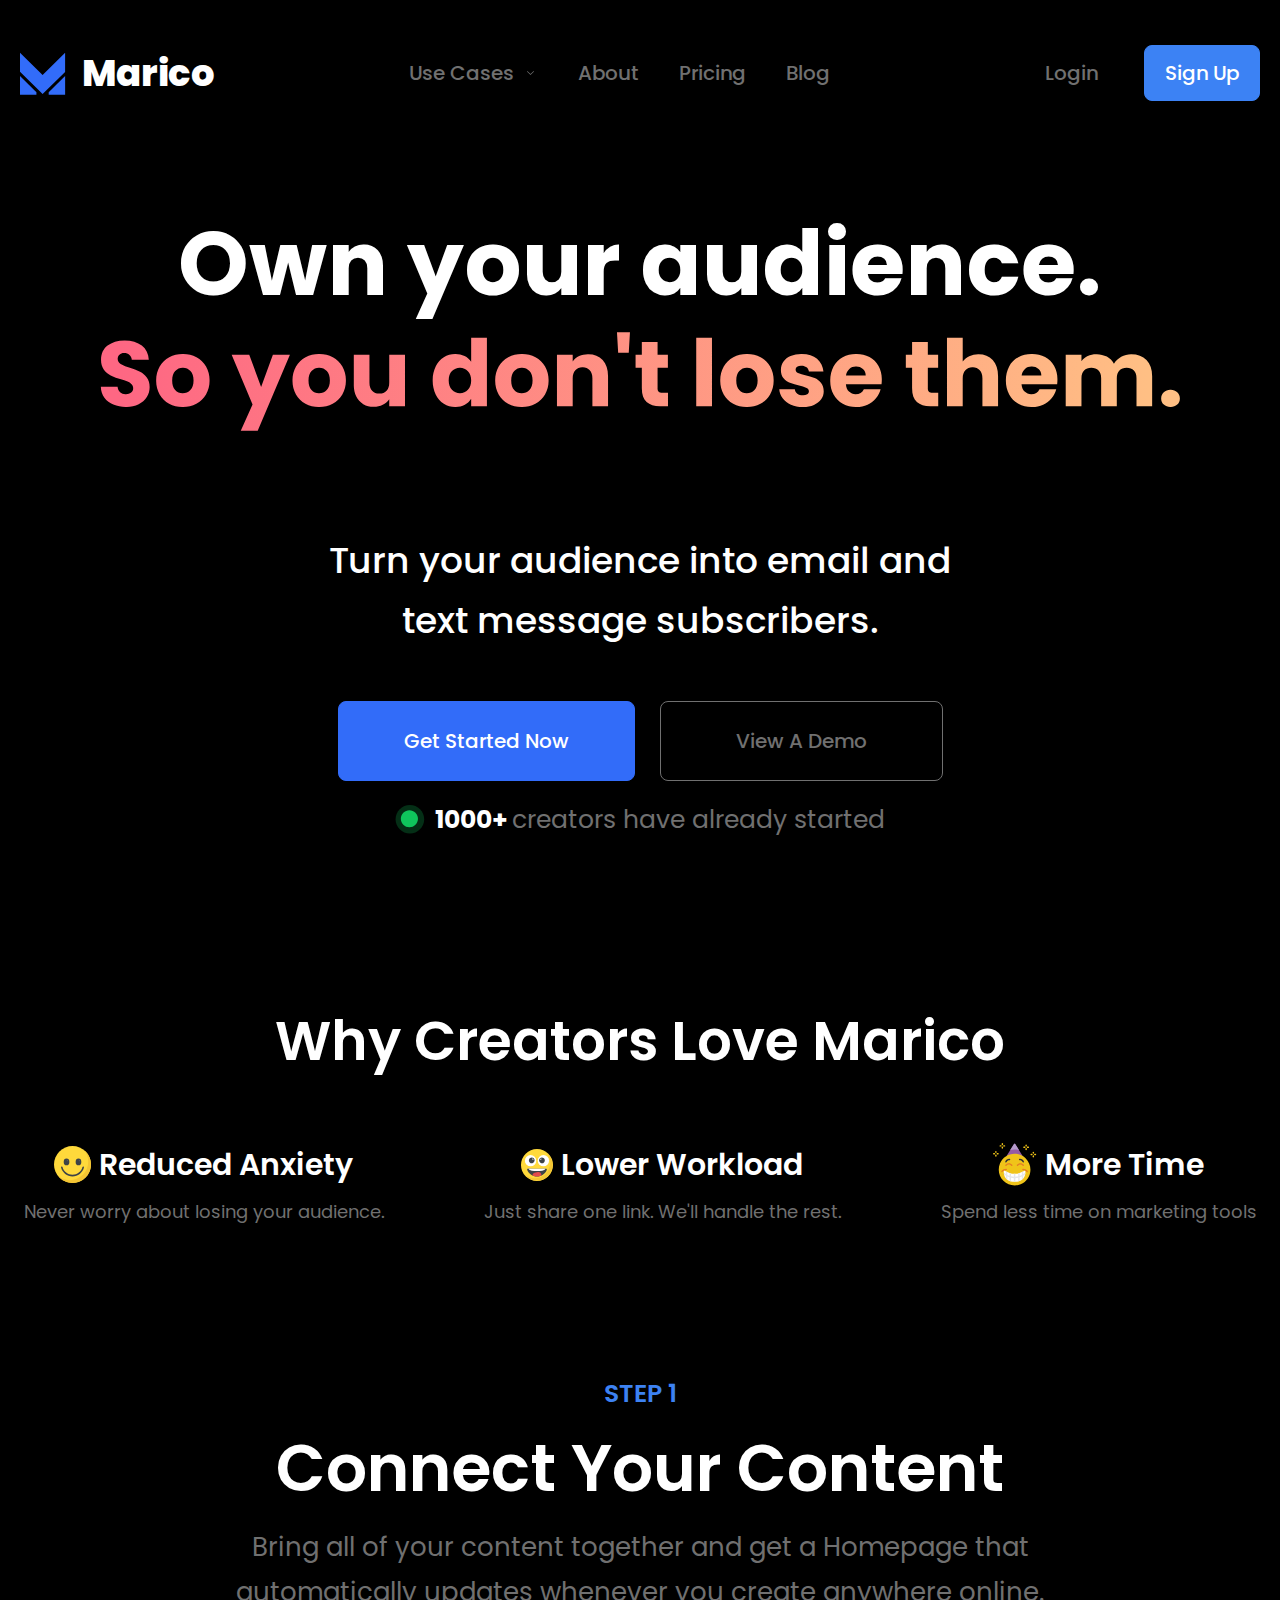
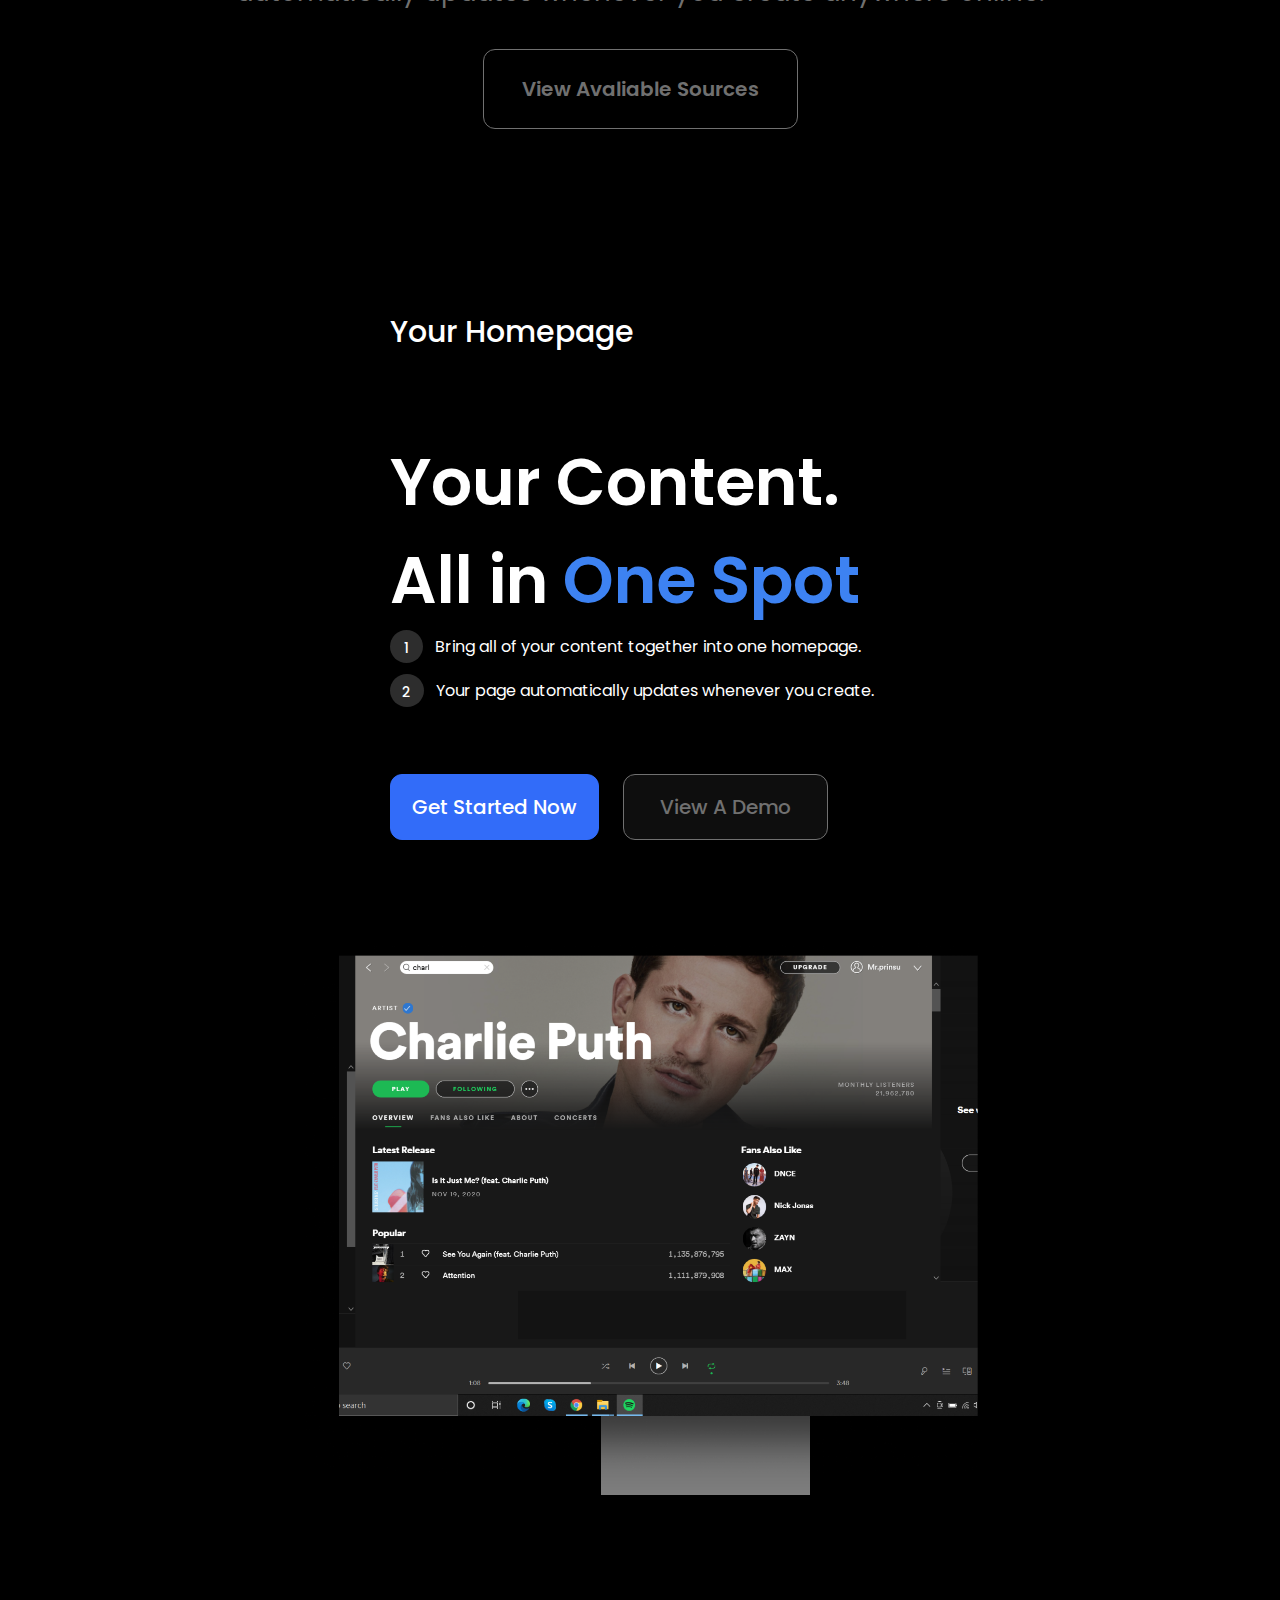
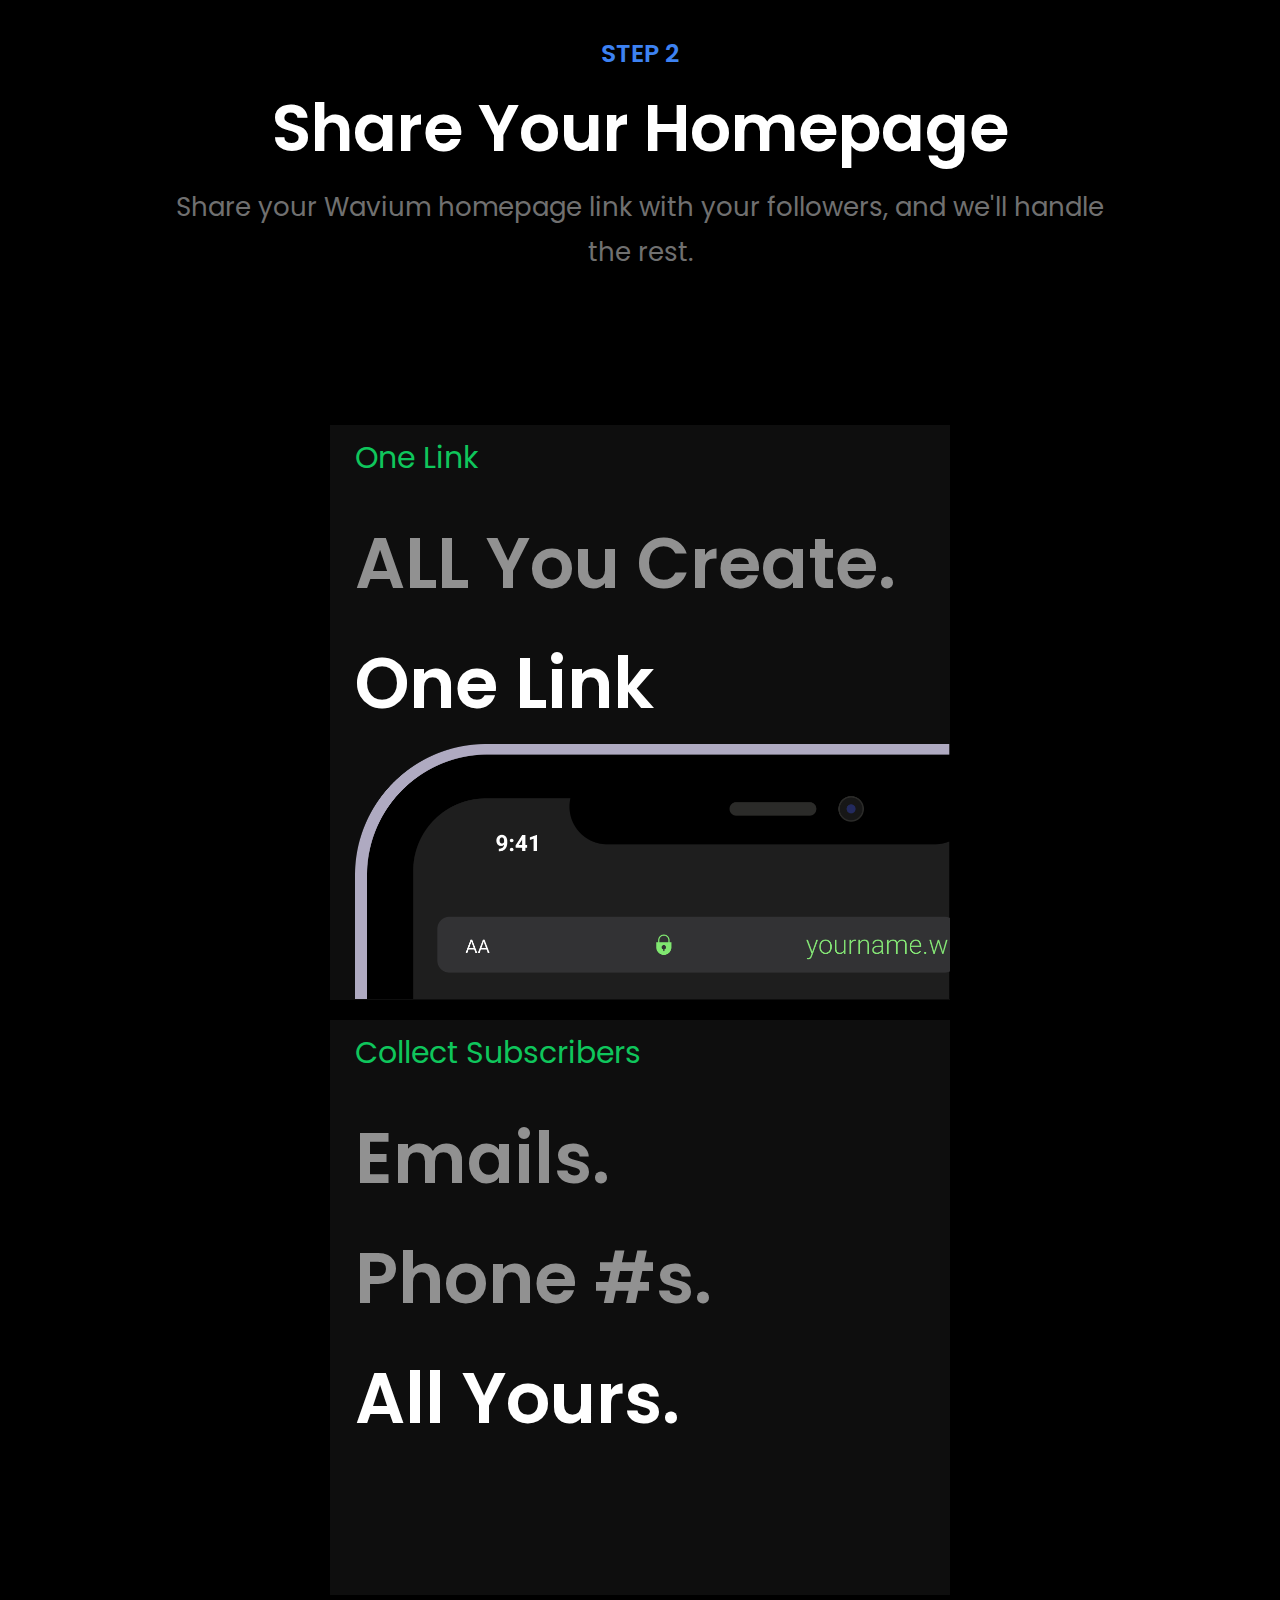
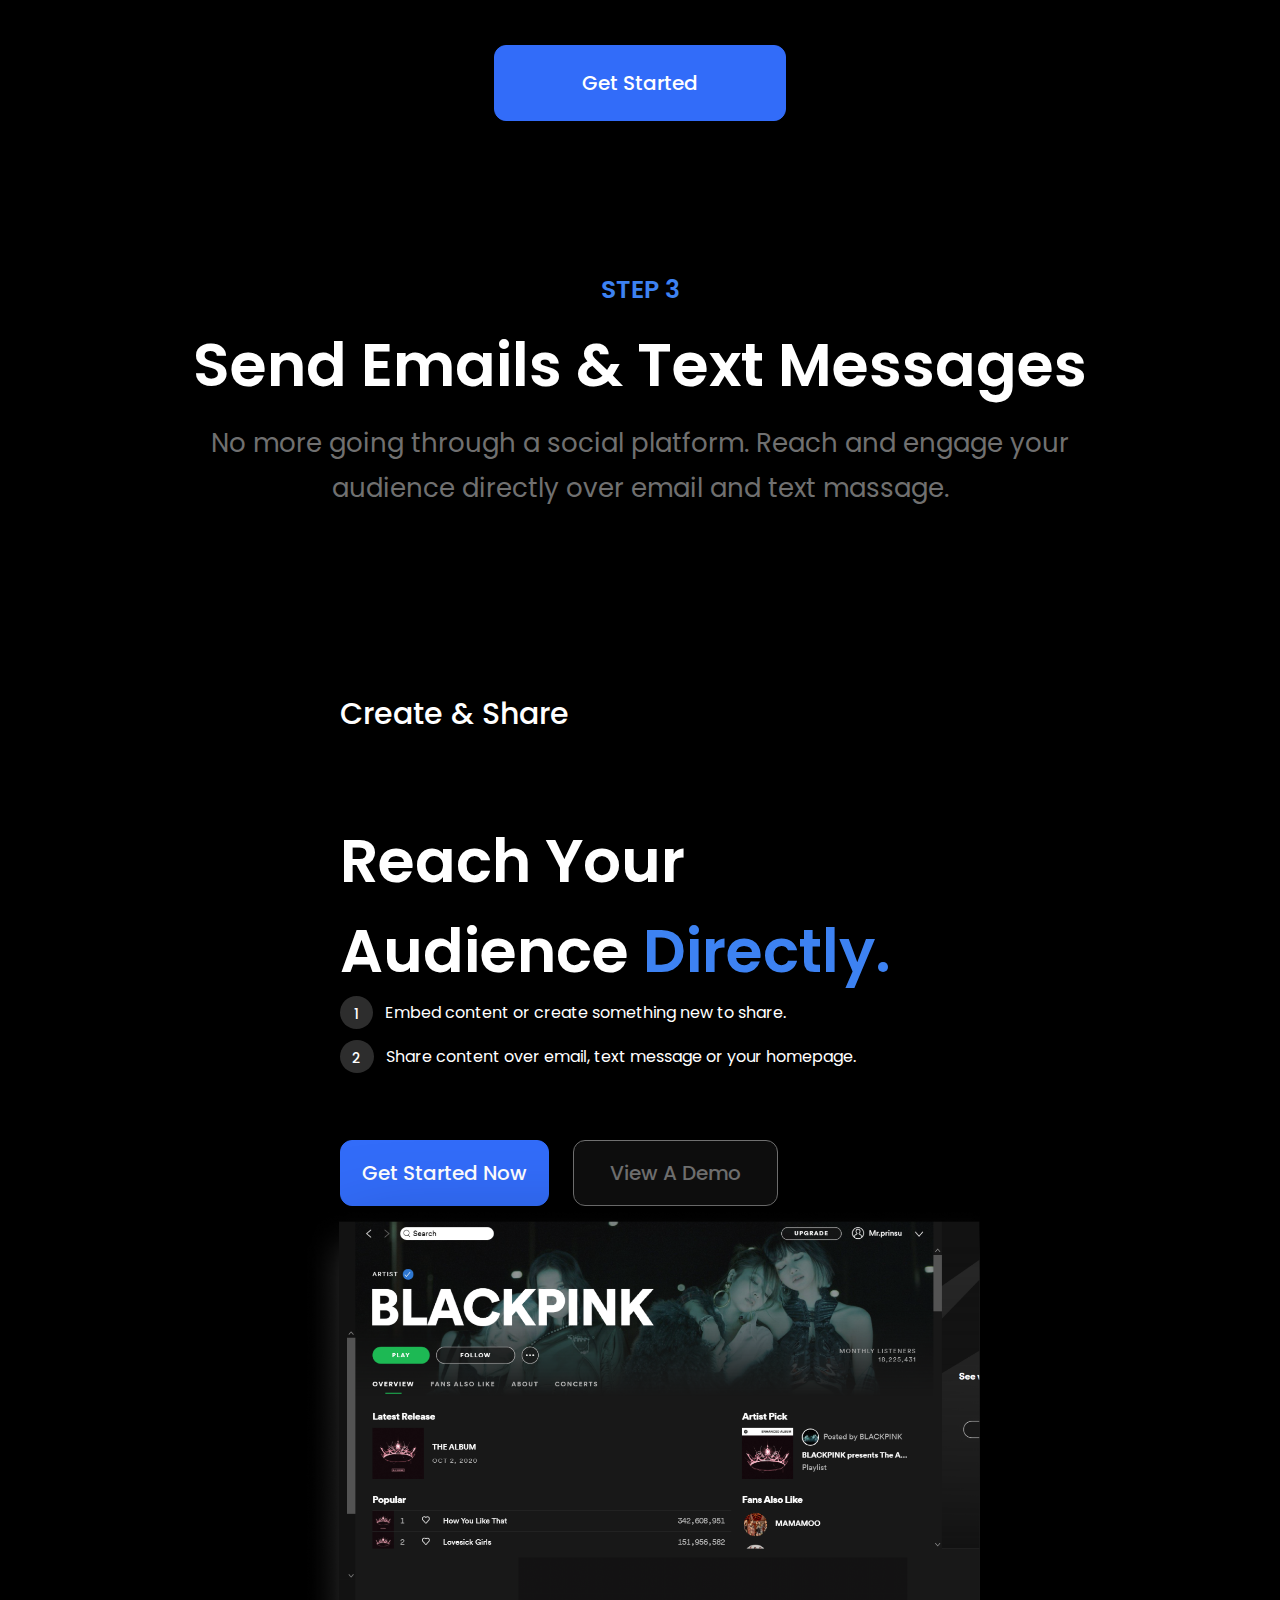
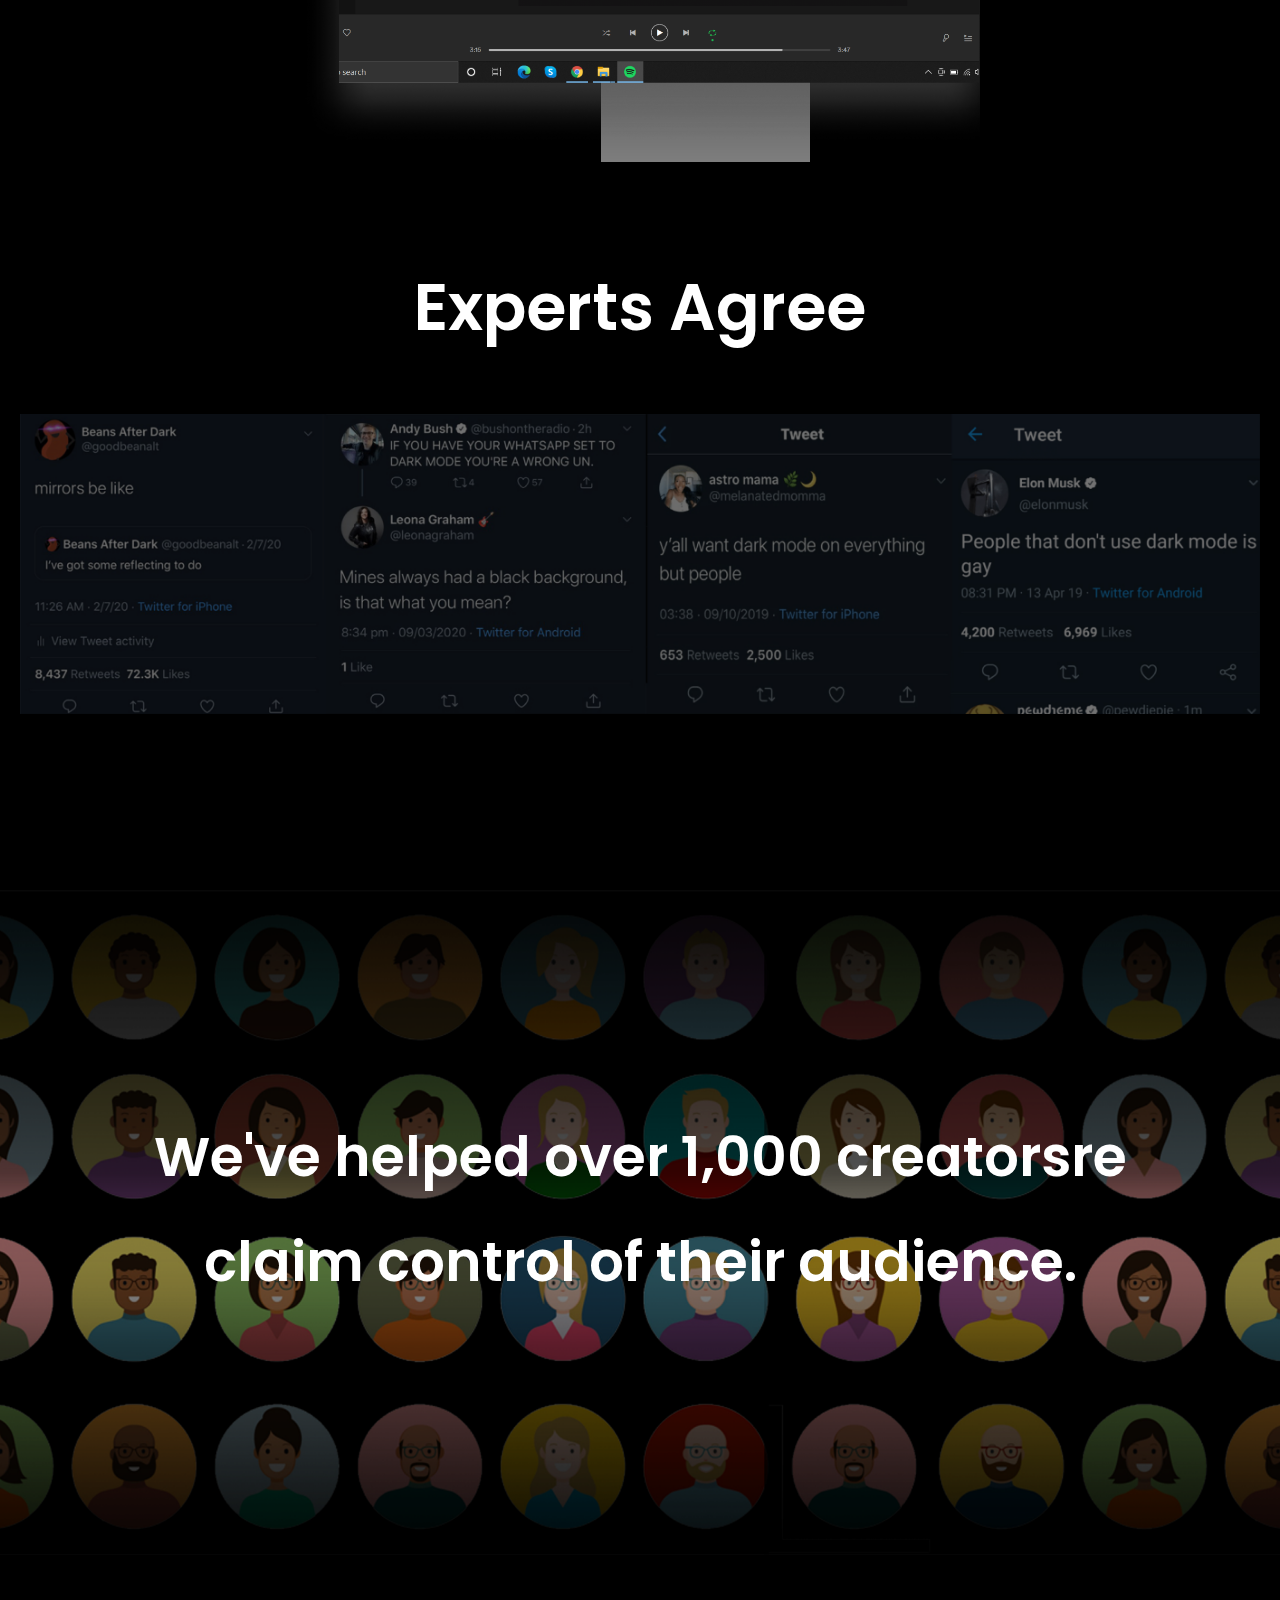
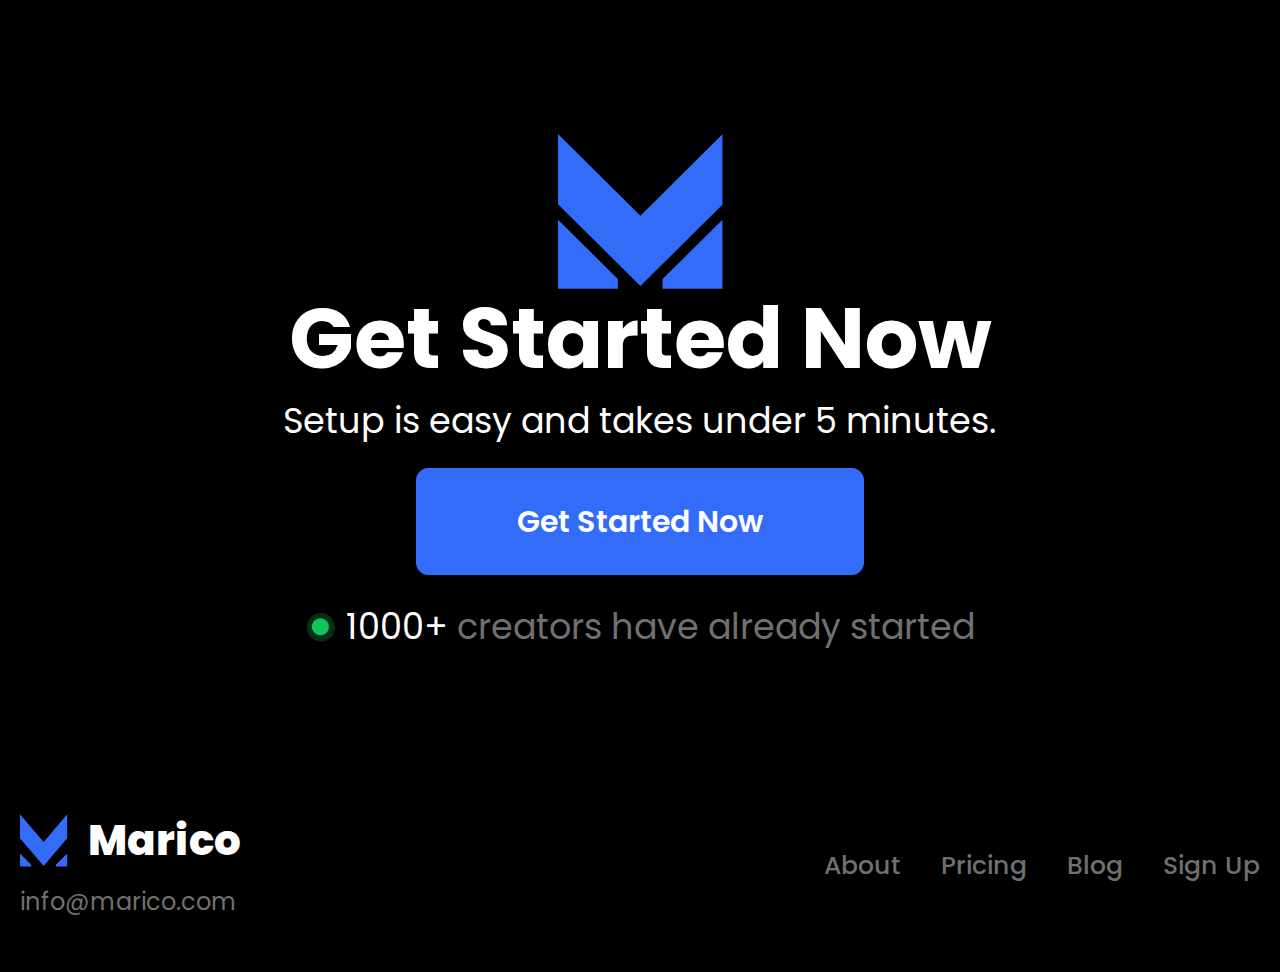
<file: index.html>
<!DOCTYPE html>
<html lang="en">

<head>
  <meta charset="UTF-8">
  <meta http-equiv="X-UA-Compatible" content="IE=edge">
  <meta name="viewport" content="width=device-width, initial-scale=1.0">
  <link rel="stylesheet" href="./assets/css/style.css">
  <title>Marico</title>
  <link rel="website icon" type="svg" href="./assets/img/icons/logo-icon.svg">
</head>

<body>

  <div class="wrapper">

    <header class="header">
      <div class="header-content container">
        <a href="./index.html" class="header-logo">
          <img src="./assets/img/icons/logo-icon.svg" alt="logo">
          <span>Marico</span>
        </a>
        <div class="hamburger-menu">
          <span></span>
        </div>
        <div class="header-nav__collapse">
          <nav class="header-nav">
            <div class="header-nav__dropdown">
              <button onclick="myFunction()" class="header-nav__link dropbtn">
                <span>Use Cases</span>
                <svg class="header-nav__link-icon">
                  <use href="./assets/img/icons/svg-sprites.svg#arrow-down"></use>
                </svg>
              </button>
              <div id="myDropdown" class="header-nav__dropdown-content">
                <div class="header-nav__dropdown-content__links">
                  <a href="#">Item 1</a>
                  <a href="#">Item 2</a>
                  <a href="#">Item 3</a>
                </div>
              </div>
            </div>
            <a href="./about.html" class="header-nav__link">About</a>
            <a href="./pricing.html" class="header-nav__link">Pricing</a>
            <a href="./blog.html" class="header-nav__link">Blog</a>
          </nav>
          <div class="header-buttons">
            <a href="./log-in.html" class="header-buttons__btn">Login</a>
            <a href="./sign-up.html" class="header-buttons__btn">Sign Up</a>
          </div>
        </div>
      </div>
    </header>

    <section class="banner container">
      <h1>Own your audience.
        <img src="./assets/img/icons/gradient-text.svg" alt="text">
      </h1>
      <h3>Turn your audience into email and
        text message subscribers.</h3>
      <div class="banner-buttons">
        <a href="#" class="banner-buttons__btn">Get Started Now</a>
        <a href="#" class="banner-buttons__btn">View A Demo</a>
      </div>
      <div class="banner-creators">
        <img src="./assets/img/icons/marker-icon.svg" alt="marker">
        <p>1000+
          <span>creators have already started</span>
        </p>
      </div>
    </section>

    <section class="benefits container">
      <h1>Why Creators Love Marico</h1>
      <div class="benefits-row">
        <div class="benefits-row__item">
          <div class="benefits-row__item-title">
            <img src="./assets/img/icons/emoji-1.svg" alt="smile-emoji">
            <span>Reduced Anxiety</span>
          </div>
          <p>Never worry about losing your audience.</p>
        </div>
        <div class="benefits-row__item">
          <div class="benefits-row__item-title">
            <img src="./assets/img/icons/emoji-2.svg" alt="happy emoji">
            <span>Lower Workload</span>
          </div>
          <p>Just share one link. We'll handle the rest.</p>
        </div>
        <div class="benefits-row__item">
          <div class="benefits-row__item-title">
            <img src="./assets/img/icons/emoji-3.svg" alt="party emoji">
            <span>More Time</span>
          </div>
          <p>Spend less time on marketing tools</p>
        </div>
      </div>
    </section>

    <section class="step-connect container">
      <div class="step-connect-title">
        <span>STEP 1</span>
        <h1>Connect Your Content</h1>
        <p>Bring all of your content together and get a Homepage that
          automatically updates whenever you create anywhere online.</p>
        <a href="#">View Avaliable Sources</a>
      </div>
      <div class="step-connect-content">
        <div class="step-connect-content__info">
          <span>Your Homepage</span>
          <h1>Your Content. All in
            <span>One Spot</span>
          </h1>
          <div class="step-connect-content__info-desc">
            <div class="step-connect-content__info-desc__item">
              <span>1</span>
              <p>Bring all of your content together into one homepage.</p>
            </div>
            <div class="step-connect-content__info-desc__item">
              <span>2</span>
              <p>Your page automatically updates whenever you create.</p>
            </div>
          </div>
          <div class="step-connect-content__info-buttons">
            <a href="#" class="step-connect-content__info-buttons__btn">Get Started Now</a>
            <a href="#" class="step-connect-content__info-buttons__btn">View A Demo</a>
          </div>
        </div>
        <div class="step-connect-content__image">
          <img src="./assets/img/image/step-1-image.png" alt="step-1">
        </div>
      </div>
    </section>

    <section class="step-share container">
      <div class="step-share-title">
        <span>STEP 2</span>
        <h1>Share Your Homepage</h1>
        <p>Share your Wavium homepage link with your followers, and
          we'll handle the rest.</p>
      </div>
      <div class="step-share-content">
        <div class="step-share-content__row">
          <div class="step-share-content__row-card">
            <div class="step-share-content__row-card__content">
              <span>One Link</span>
              <h1>ALL You Create. <br>
                <span>One Link</span>
              </h1>
              <img src="./assets/img/image/step-2-image.png" alt="mobile-image">
            </div>
          </div>
          <div class="step-share-content__row-card">
            <div class="step-share-content__row-card__content">
              <span>Collect Subscribers</span>
              <h1>Emails. <br>
                Phone #s. <br>
                <span>All Yours.</span>
              </h1>
            </div>
          </div>
        </div>
        <a href="#">Get Started</a>
      </div>
    </section>

    <section class="step-send container">
      <div class="step-send-title">
        <span>STEP 3</span>
        <h1>Send Emails & Text Messages</h1>
        <p>No more going through a social platform. Reach and engage
          your audience directly over email and text massage.</p>
      </div>
      <div class="step-send-content">
        <div class="step-send-content__info">
          <span>Create & Share</span>
          <h1>Reach Your
            Audience
            <span>Directly.</span>
          </h1>
          <div class="step-send-content__info-desc">
            <div class="step-send-content__info-desc__item">
              <span>1</span>
              <p>Embed content or create something new to share.</p>
            </div>
            <div class="step-send-content__info-desc__item">
              <span>2</span>
              <p>Share content over email, text message or your homepage.</p>
            </div>
          </div>
          <div class="step-send-content__info-buttons">
            <a href="#" class="step-send-content__info-buttons__btn">Get Started Now</a>
            <a href="#" class="step-send-content__info-buttons__btn">View A Demo</a>
          </div>
        </div>
        <div class="step-send-content__image">
          <img src="./assets/img/image/step-3-image.png" alt="step-3">
        </div>
      </div>
    </section>

    <section class="agree">
      <h1>Experts Agree</h1>
      <img src="./assets/img/image/agree-image.png" alt="agree">
    </section>

    <section class="helped">
      <h1>We've helped over 1,000 creatorsre
        claim control of their audience.</h1>
    </section>

    <section class="get-started">
      <img src="./assets/img/icons/get-started-logo-icon.svg" alt="logo" class="get-started-logo">
      <h1>Get Started Now</h1>
      <p>Setup is easy and takes under 5 minutes.</p>
      <a href="#">Get Started Now</a>
      <div class="get-started-creators">
        <img src="./assets/img/icons/marker-icon.svg" alt="marker">
        <p>1000+
          <span>creators have already started</span>
        </p>
      </div>
    </section>

    <footer class="footer container">
      <div class="footer-logo__tagline">
        <a href="./index.html" class="footer-logo">
          <img src="./assets/img/icons/footer-logo.svg" alt="logo">
          <span>Marico</span>
        </a>
        <p>info@marico.com</p>
      </div>
      <nav class="footer-nav">
        <a href="./about.html">About</a>
        <a href="./pricing.html">Pricing</a>
        <a href="./blog.html">Blog</a>
        <a href="./sign-up.html">Sign Up</a>
      </nav>
    </footer>

  </div>

  <script src="./assets/js/script.js"></script>
</body>

</html>
</file>
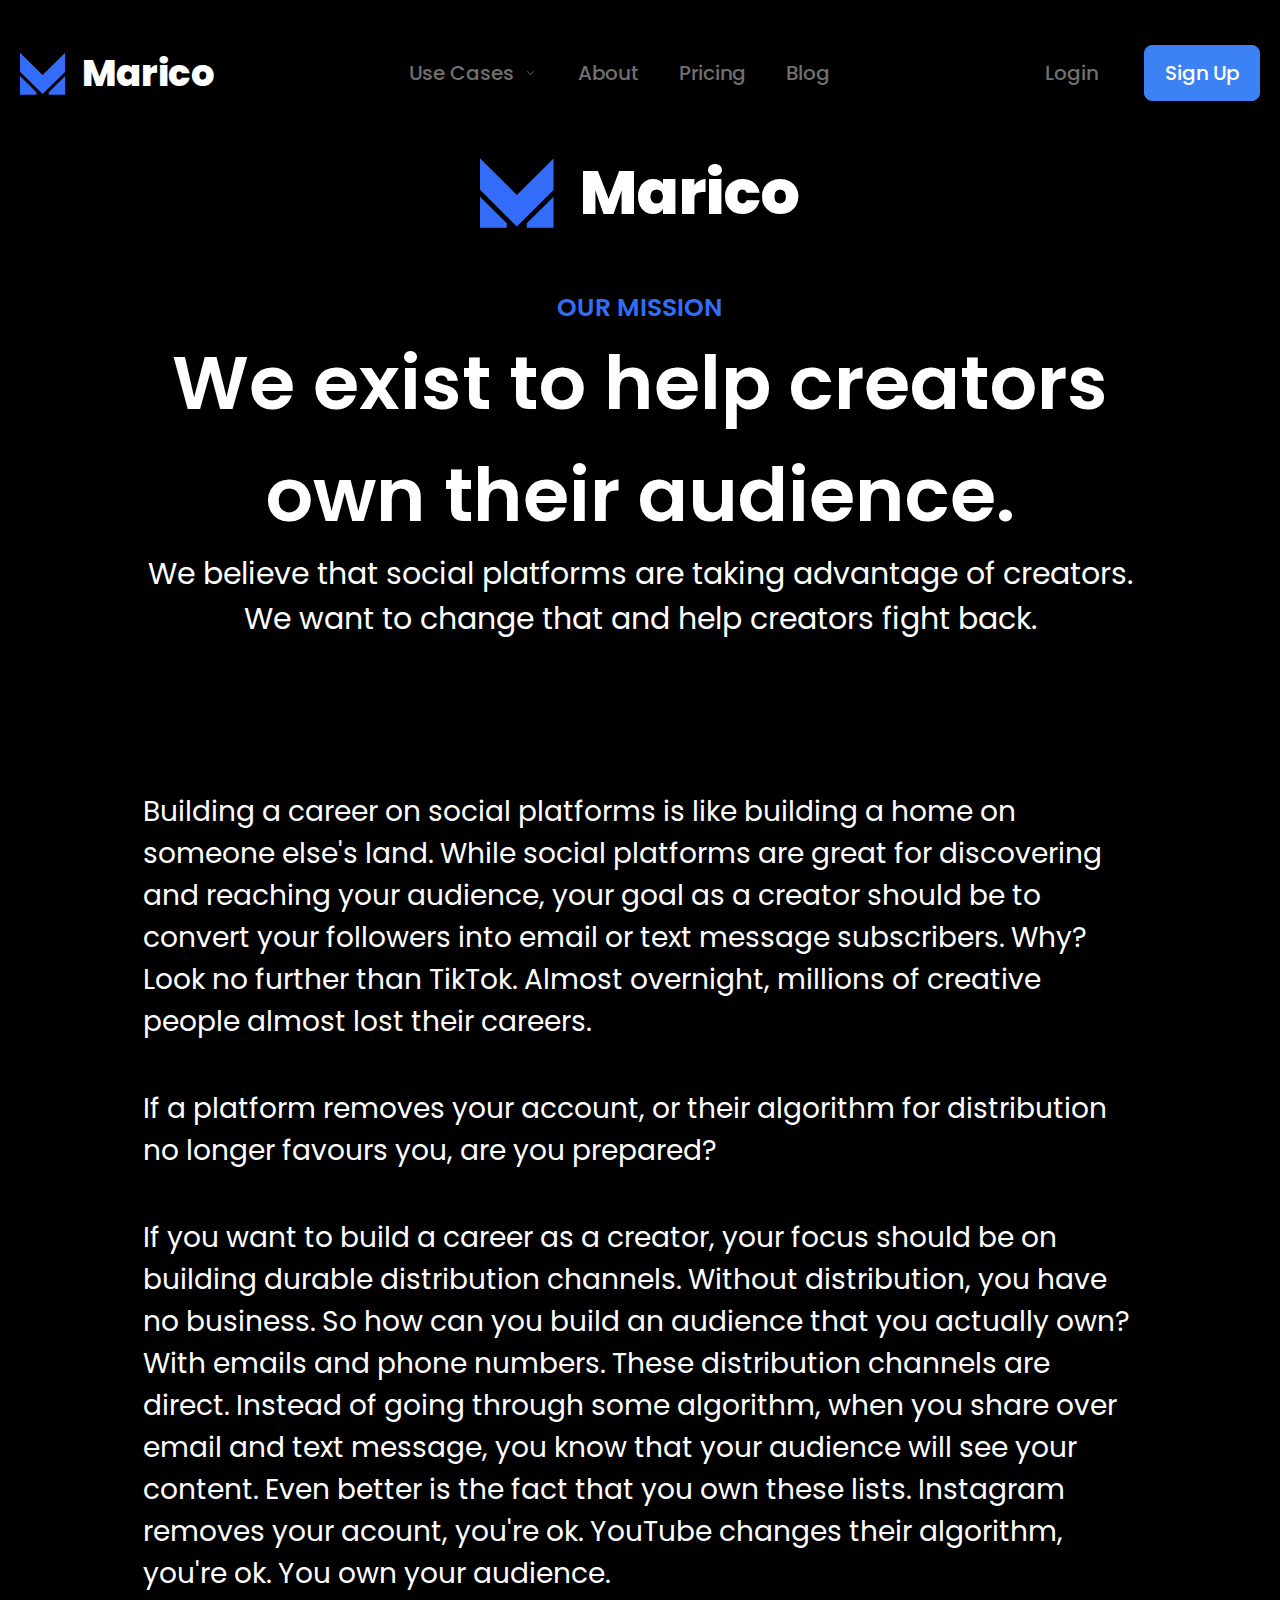
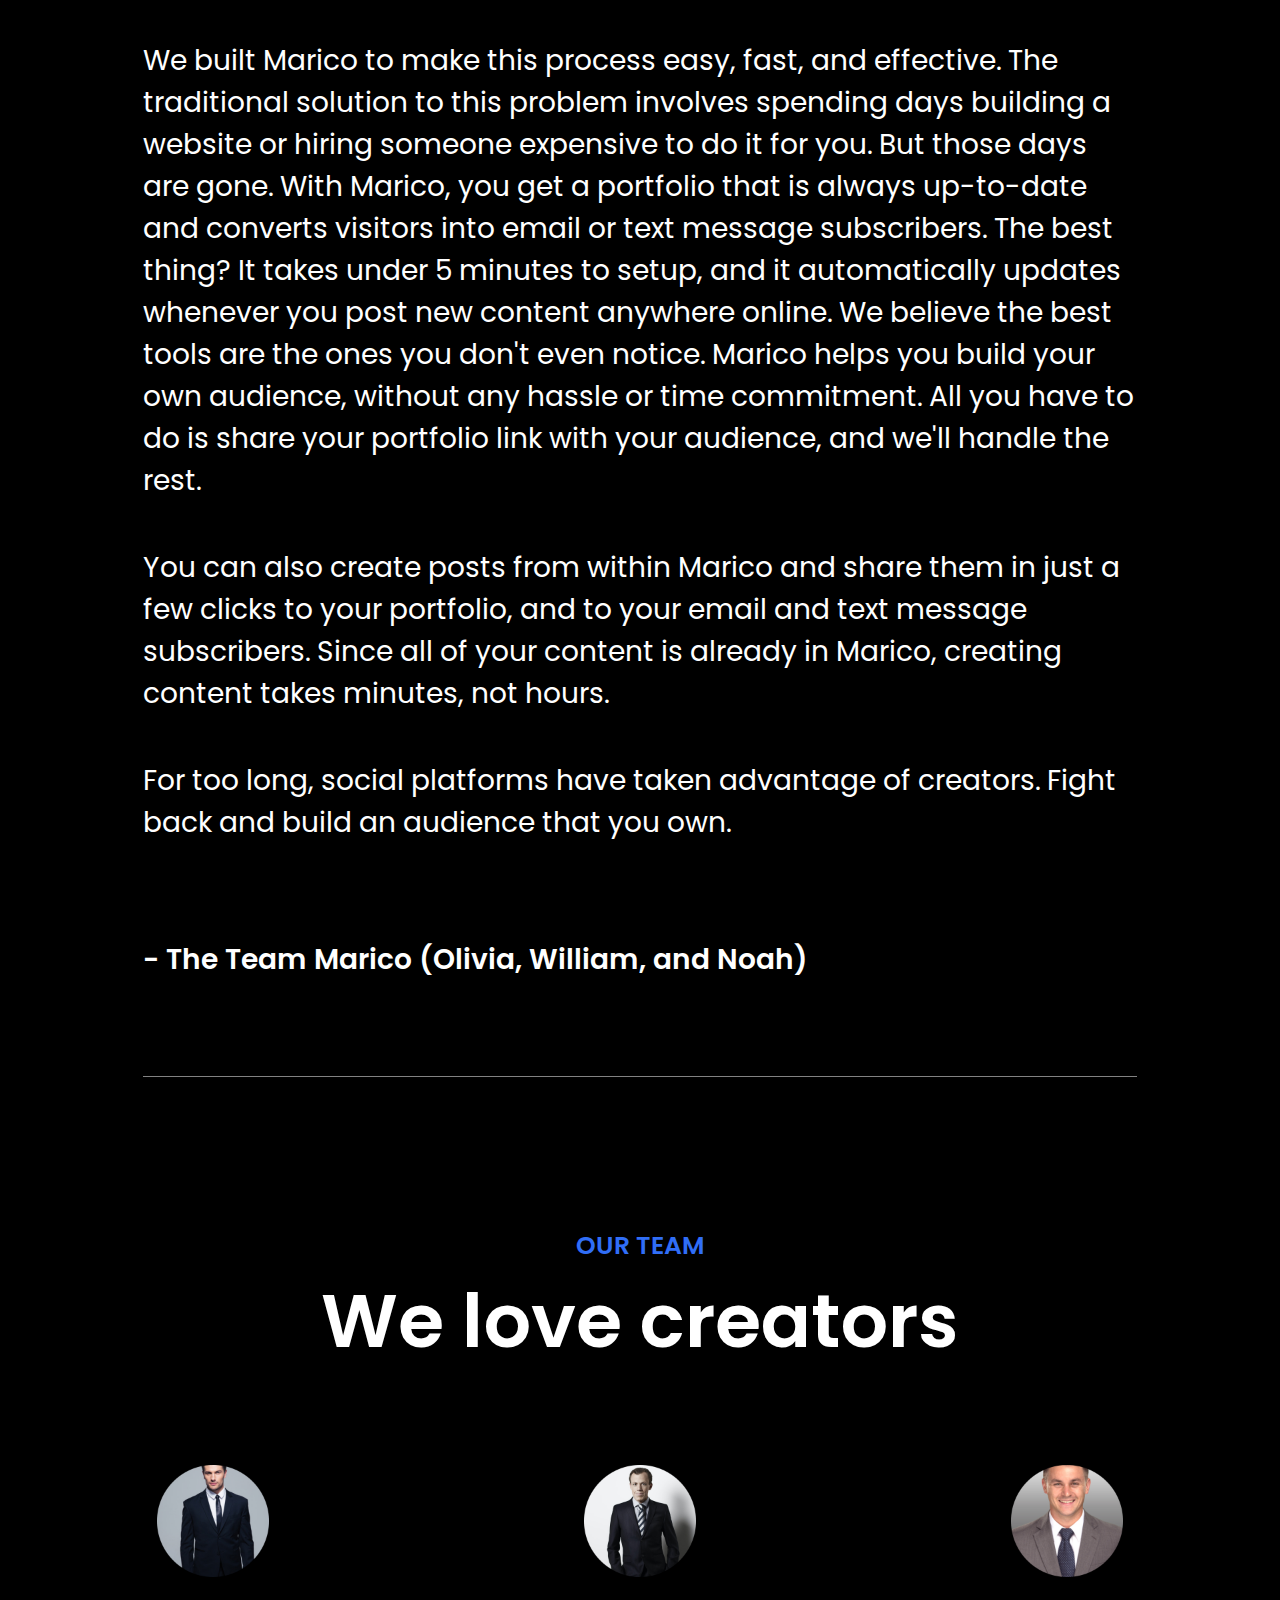
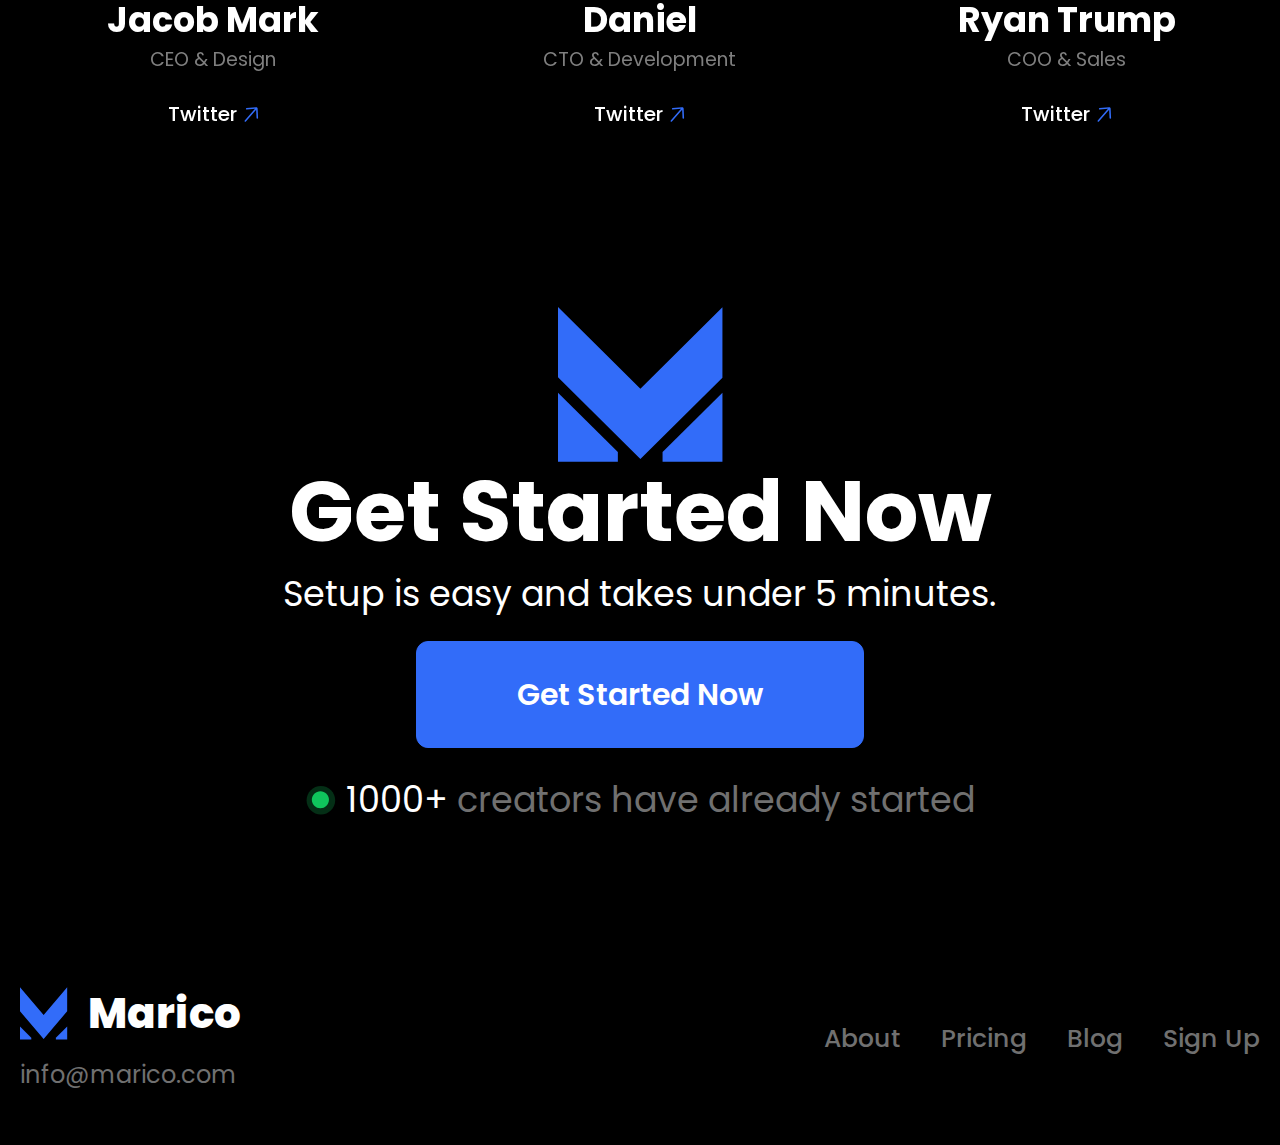
<file: about.html>
<!DOCTYPE html>
<html lang="en">

<head>
  <meta charset="UTF-8">
  <meta http-equiv="X-UA-Compatible" content="IE=edge">
  <meta name="viewport" content="width=device-width, initial-scale=1.0">
  <link rel="stylesheet" href="https://cdn.jsdelivr.net/npm/swiper@8/swiper-bundle.min.css"/>
  <link rel="stylesheet" href="./assets/css/style.css">
  <title>About</title>
  <link rel="website icon" type="svg" href="./assets/img/icons/logo-icon.svg">
</head>

<body>

  <div class="wrapper">

    <header class="header">
      <div class="header-content container">
        <a href="./index.html" class="header-logo">
          <img src="./assets/img/icons/logo-icon.svg" alt="logo">
          <span>Marico</span>
        </a>
        <div class="hamburger-menu">
          <span></span>
        </div>
        <div class="header-nav__collapse">
          <nav class="header-nav">
            <div class="header-nav__dropdown">
              <button onclick="myFunction()" class="header-nav__link dropbtn">
                <span>Use Cases</span>
                <svg class="header-nav__link-icon">
                  <use href="./assets/img/icons/svg-sprites.svg#arrow-down"></use>
                </svg>
              </button>
              <div id="myDropdown" class="header-nav__dropdown-content">
                <div class="header-nav__dropdown-content__links">
                  <a href="#">Item 1</a>
                  <a href="#">Item 2</a>
                  <a href="#">Item 3</a>
                </div>
              </div>
            </div>
            <a href="./about.html" class="header-nav__link">About</a>
            <a href="./pricing.html" class="header-nav__link">Pricing</a>
            <a href="./blog.html" class="header-nav__link">Blog</a>
          </nav>
          <div class="header-buttons">
            <a href="./log-in.html" class="header-buttons__btn">Login</a>
            <a href="./sign-up.html" class="header-buttons__btn">Sign Up</a>
          </div>
        </div>
      </div>
    </header>

    <section class="mission container">
      <div class="mission-logo">
        <img src="./assets/img/icons/logo-icon.svg" alt="logo">
        <span>Marico</span>
      </div>
      <span>OUR MISSION</span>
      <h1>We exist to help creators
        own their audience.</h1>
      <p>We believe that social platforms are taking advantage of creators.
        We want to change that and help creators fight back. </p>
      <div class="mission-content">
        <p>Building a career on social platforms is like building a home on someone else's
          land. While social platforms are great for discovering and reaching your audience,
          your goal as a creator should be to convert your followers into email or text
          message subscribers. Why? Look no further than TikTok. Almost overnight,
          millions of creative people almost lost their careers. </p>
        <p>If a platform removes your account, or their algorithm for distribution no longer
          favours you, are you prepared? </p>
        <p>If you want to build a career as a creator, your focus should be on building durable
          distribution channels. Without distribution, you have no business. So how can you
          build an audience that you actually own? With emails and phone numbers. These
          distribution channels are direct. Instead of going through some algorithm, when
          you share over email and text message, you know that your audience will see your
          content. Even better is the fact that you own these lists. Instagram removes your
          acount, you're ok. YouTube changes their algorithm, you're ok. You own your
          audience. </p>
        <p>We built Marico to make this process easy, fast, and effective. The traditional
          solution to this problem involves spending days building a website or hiring
          someone expensive to do it for you. But those days are gone. With Marico, you
          get a portfolio that is always up-to-date and converts visitors into email or text
          message subscribers. The best thing? It takes under 5 minutes to setup, and it
          automatically updates whenever you post new content anywhere online. We
          believe the best tools are the ones you don't even notice. Marico helps you build
          your own audience, without any hassle or time commitment. All you have to do is
          share your portfolio link with your audience, and we'll handle the rest. </p>
        <p>You can also create posts from within Marico and share them in just a few clicks
          to your portfolio, and to your email and text message subscribers. Since all of your
          content is already in Marico, creating content takes minutes, not hours. </p>
        <p>For too long, social platforms have taken advantage of creators. Fight back and
          build an audience that you own. </p>
        <span>- The Team Marico (Olivia, William, and Noah) </span>
        <span class="mission-content__line"></span>
      </div>
    </section>

    <section class="team container">
      <span>OUR TEAM</span>
      <h1>We love creators</h1>
      <div class="swiper mySwiper">
        <div class="swiper-wrapper">
          <div class="swiper-slide">
            <div class="team-item">
              <img src="./assets/img/image/avatar-image-1.png" alt="avatar">
              <h1>Jacob Mark</h1>
              <span>CEO & Design</span>
              <a href="#">
                <span>Twitter</span>
                <svg class="team-item__icon">
                  <use href="./assets/img/icons/svg-sprites.svg#arrow-link"></use>
                </svg>
              </a>
            </div>
          </div>
          <div class="swiper-slide">
            <div class="team-item">
              <img src="./assets/img/image/avatar-image-2.png" alt="avatar">
              <h1>Daniel</h1>
              <span>CTO & Development</span>
              <a href="#">
                <span>Twitter</span>
                <svg class="team-item__icon">
                  <use href="./assets/img/icons/svg-sprites.svg#arrow-link"></use>
                </svg>
              </a>
            </div>
          </div>
          <div class="swiper-slide">
            <div class="team-item">
              <img src="./assets/img/image/avatar-image-3.png" alt="avatar">
              <h1>Ryan Trump</h1>
              <span>COO & Sales</span>
              <a href="#">
                <span>Twitter</span>
                <svg class="team-item__icon">
                  <use href="./assets/img/icons/svg-sprites.svg#arrow-link"></use>
                </svg>
              </a>
            </div>
          </div>
        </div>
        <div class="swiper-pagination"></div>
      </div>
    </section>

    <section class="get-started">
      <img src="./assets/img/icons/get-started-logo-icon.svg" alt="logo" class="get-started-logo">
      <h1>Get Started Now</h1>
      <p>Setup is easy and takes under 5 minutes.</p>
      <a href="#">Get Started Now</a>
      <div class="get-started-creators">
        <img src="./assets/img/icons/marker-icon.svg" alt="marker">
        <p>1000+
          <span>creators have already started</span>
        </p>
      </div>
    </section>

    <footer class="footer container">
      <div class="footer-logo__tagline">
        <a href="./index.html" class="footer-logo">
          <img src="./assets/img/icons/footer-logo.svg" alt="logo">
          <span>Marico</span>
        </a>
        <p>info@marico.com</p>
      </div>
      <nav class="footer-nav">
        <a href="./about.html">About</a>
        <a href="./pricing.html">Pricing</a>
        <a href="./blog.html">Blog</a>
        <a href="./sign-up.html">Sign Up</a>
      </nav>
    </footer>
  </div>

  <script src="https://cdn.jsdelivr.net/npm/swiper@8/swiper-bundle.min.js"></script>
  <script src="./assets/js/script.js"></script>
</body>

</html>
</file>
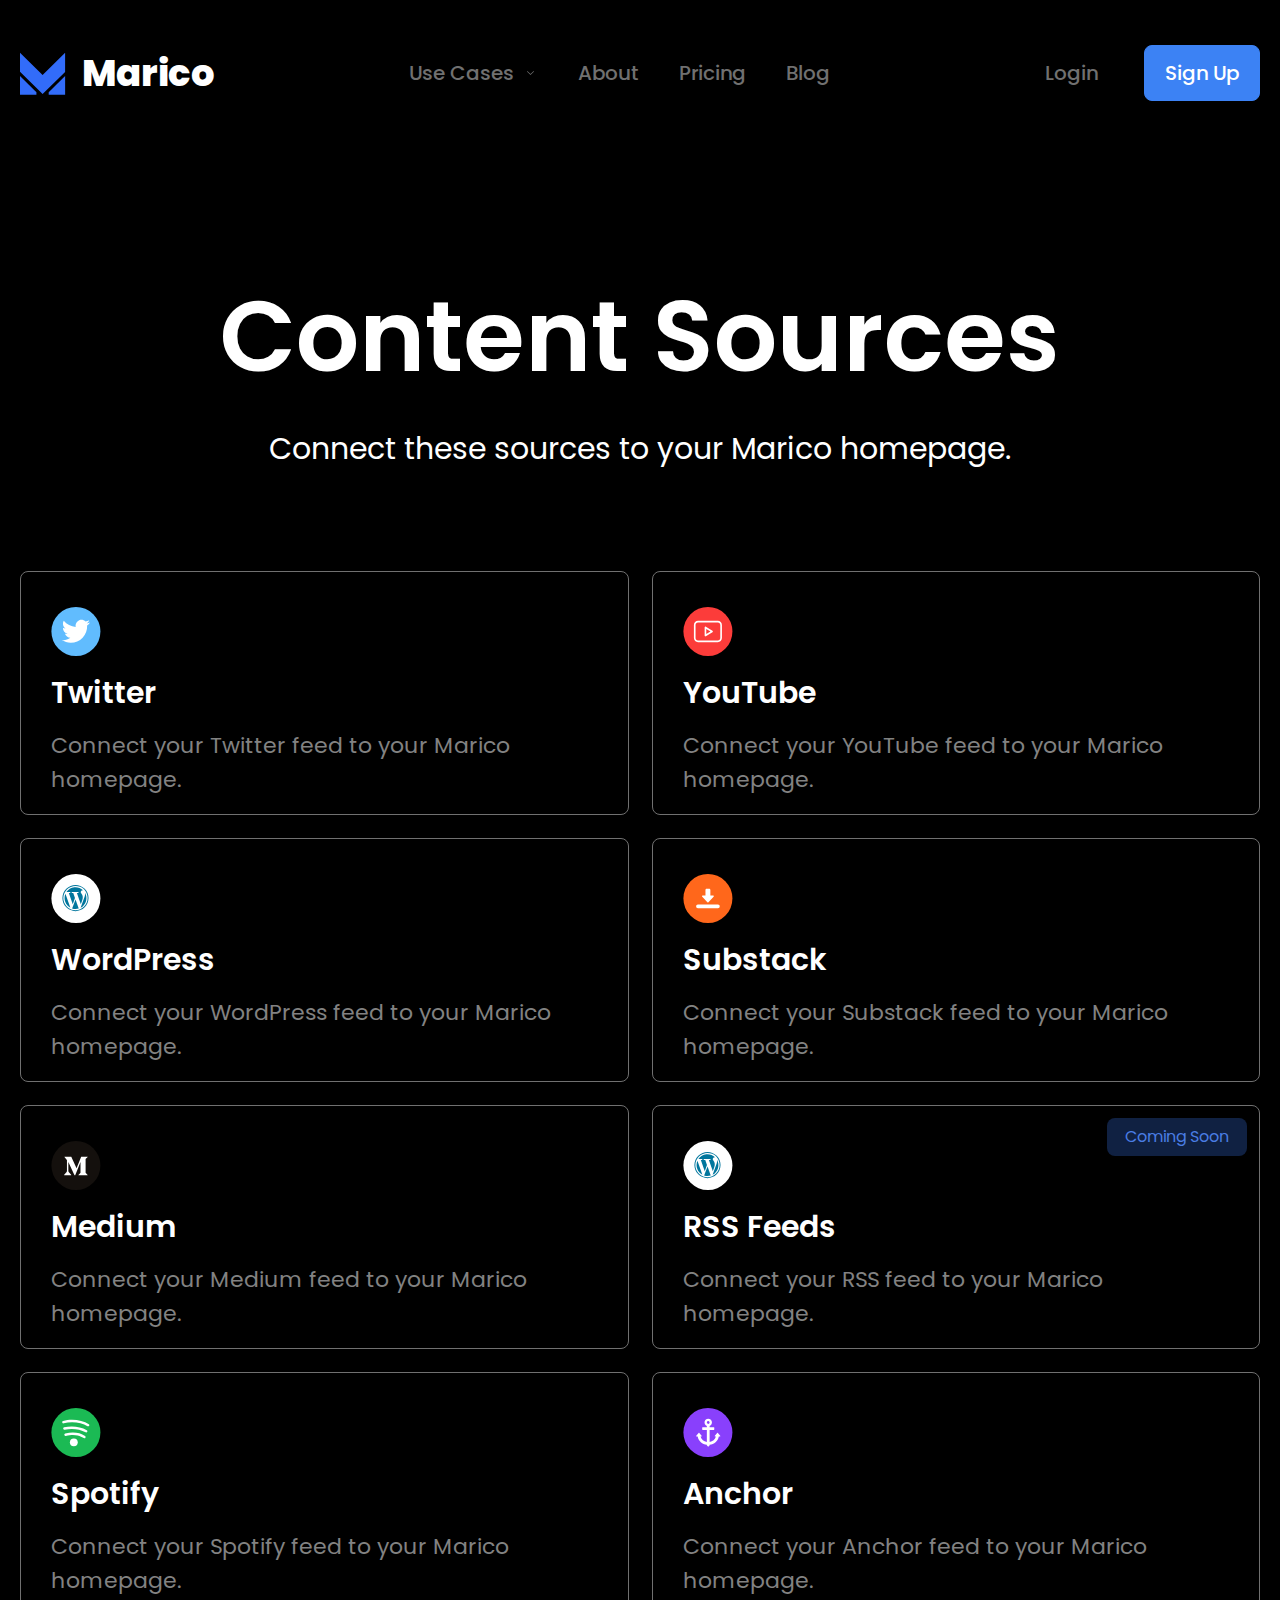
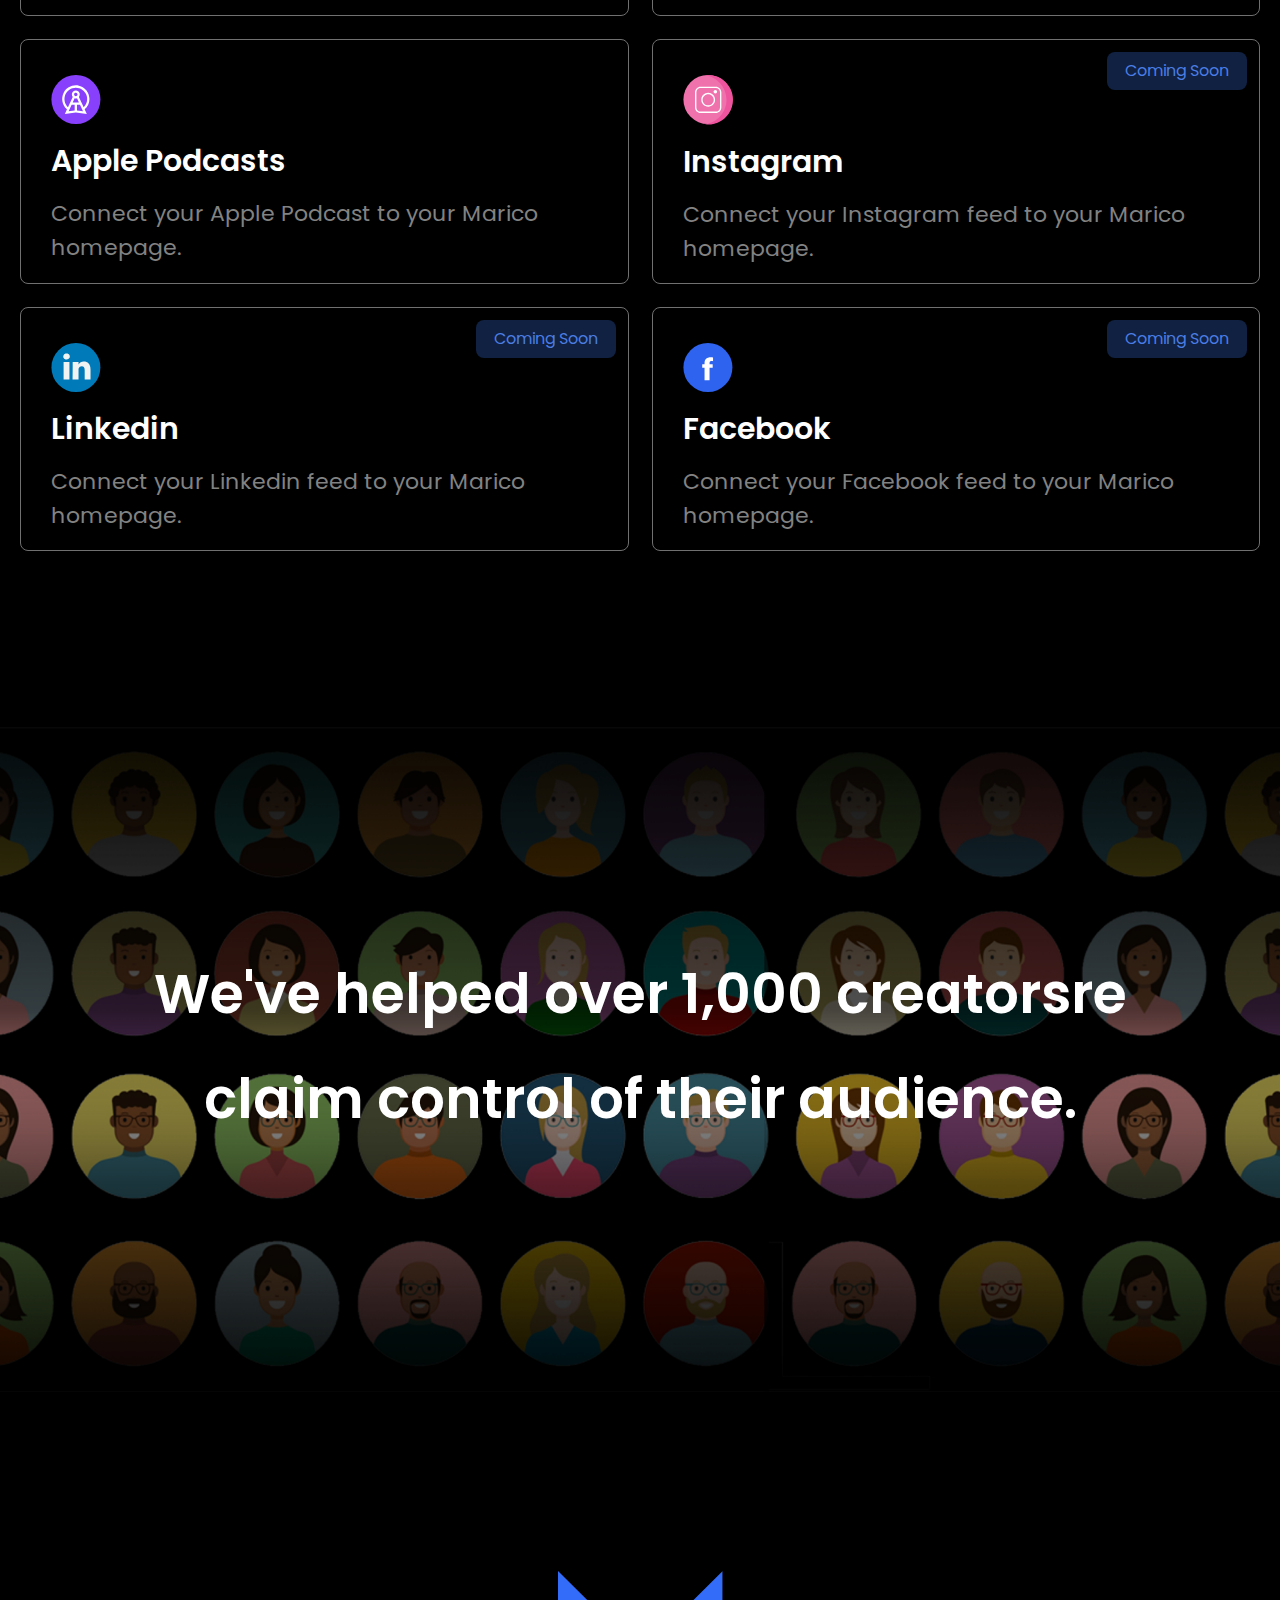
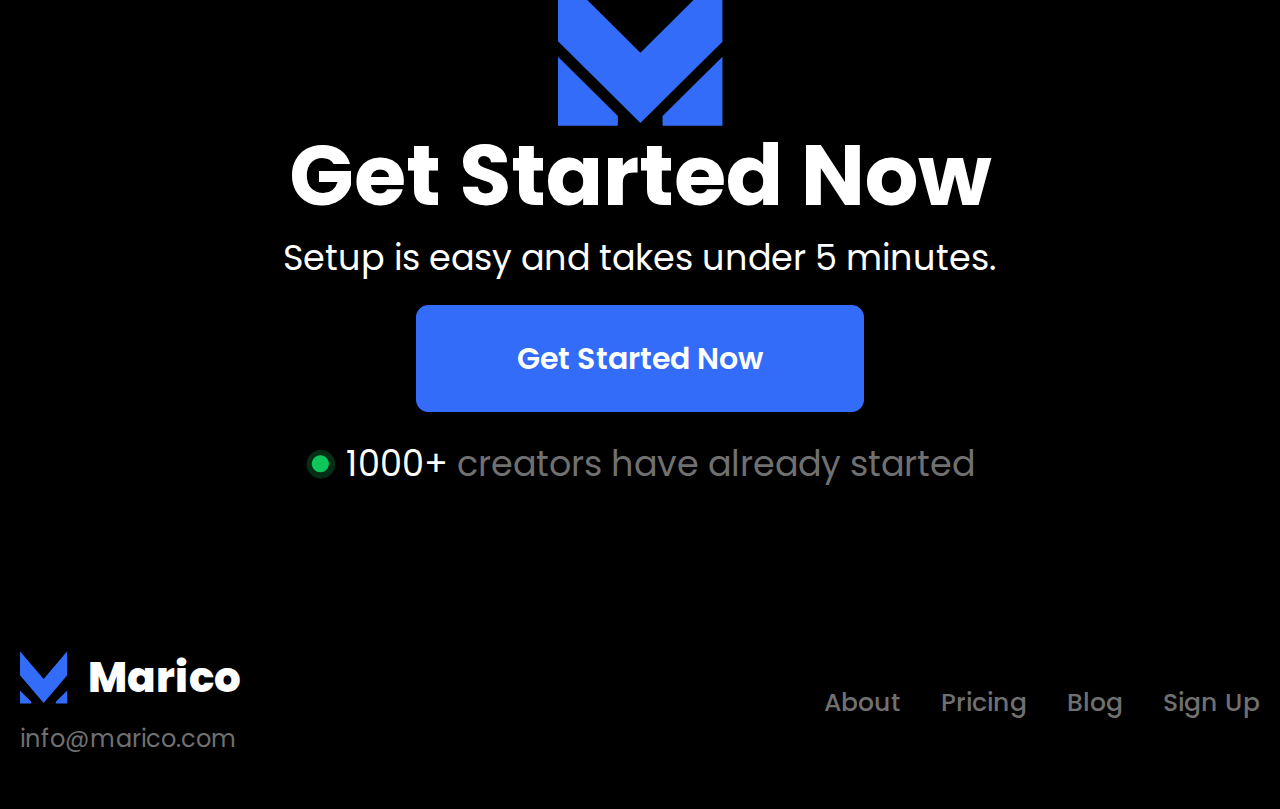
<file: blog.html>
<!DOCTYPE html>
<html lang="en">

<head>
  <meta charset="UTF-8">
  <meta http-equiv="X-UA-Compatible" content="IE=edge">
  <meta name="viewport" content="width=device-width, initial-scale=1.0">
  <link rel="stylesheet" href="./assets/css/style.css">
  <title>Marico</title>
  <link rel="website icon" type="svg" href="./assets/img/icons/logo-icon.svg">
</head>

<body>

  <div class="wrapper">

    <header class="header">
      <div class="header-content container">
        <a href="./index.html" class="header-logo">
          <img src="./assets/img/icons/logo-icon.svg" alt="logo">
          <span>Marico</span>
        </a>
        <div class="hamburger-menu">
          <span></span>
        </div>
        <div class="header-nav__collapse">
          <nav class="header-nav">
            <div class="header-nav__dropdown">
              <button onclick="myFunction()" class="header-nav__link dropbtn">
                <span>Use Cases</span>
                <svg class="header-nav__link-icon">
                  <use href="./assets/img/icons/svg-sprites.svg#arrow-down"></use>
                </svg>
              </button>
              <div id="myDropdown" class="header-nav__dropdown-content">
                <div class="header-nav__dropdown-content__links">
                  <a href="#">Item 1</a>
                  <a href="#">Item 2</a>
                  <a href="#">Item 3</a>
                </div>
              </div>
            </div>
            <a href="./about.html" class="header-nav__link">About</a>
            <a href="./pricing.html" class="header-nav__link">Pricing</a>
            <a href="./blog.html" class="header-nav__link">Blog</a>
          </nav>
          <div class="header-buttons">
            <a href="./log-in.html" class="header-buttons__btn">Login</a>
            <a href="./sign-up.html" class="header-buttons__btn">Sign Up</a>
          </div>
        </div>
      </div>
    </header>

    <section class="sources container">
      <h1>Content Sources</h1>
      <p>Connect these sources to your Marico homepage.</p>
      <div class="sources-row">
        <div class="sources-row__card">
          <img src="./assets/img/icons/twitter-icon.svg" alt="">
          <h3>Twitter</h3>
          <p>Connect your Twitter feed to
            your Marico homepage.</p>
        </div>
        <div class="sources-row__card">
          <img src="./assets/img/icons/youtube-icon.svg" alt="">
          <h3>YouTube</h3>
          <p>Connect your YouTube feed to
            your Marico homepage.</p>
        </div>
        <div class="sources-row__card">
          <img src="./assets/img/icons/wordpress-icon.svg" alt="">
          <h3>WordPress</h3>
          <p>Connect your WordPress feed
            to your Marico homepage.</p>
        </div>
        <div class="sources-row__card">
          <img src="./assets/img/icons/substack-icon.svg" alt="">
          <h3>Substack</h3>
          <p>Connect your Substack feed to
            your Marico homepage.</p>
        </div>
        <div class="sources-row__card">
          <img src="./assets/img/icons/medium-icon.svg" alt="">
          <h3>Medium</h3>
          <p>Connect your Medium feed to
            your Marico homepage.</p>
        </div>
        <div class="sources-row__card">
          <img src="./assets/img/icons/wordpress-icon.svg" alt="">
          <h3>RSS Feeds</h3>
          <p>Connect your RSS feed to
            your Marico homepage.</p>
          <span>Coming Soon</span>
        </div>
        <div class="sources-row__card">
          <img src="./assets/img/icons/spotify-icon.svg" alt="">
          <h3>Spotify</h3>
          <p>Connect your Spotify feed to
            your Marico homepage.</p>
        </div>
        <div class="sources-row__card">
          <img src="./assets/img/icons/anchor-icon.svg" alt="">
          <h3>Anchor</h3>
          <p>Connect your Anchor feed to
            your Marico homepage.</p>
        </div>
        <div class="sources-row__card">
          <img src="./assets/img/icons/podcast-icon.svg" alt="">
          <h3>Apple Podcasts</h3>
          <p>Connect your Apple Podcast
            to your Marico homepage.</p>
        </div>
        <div class="sources-row__card">
          <img src="./assets/img/icons/instagram-icon.svg" alt="">
          <h3>Instagram</h3>
          <p>Connect your Instagram feed
            to your Marico homepage.</p>
          <span>Coming Soon</span>
        </div>
        <div class="sources-row__card">
          <img src="./assets/img/icons/linkedin-icon.svg" alt="">
          <h3>Linkedin</h3>
          <p>Connect your Linkedin feed to
            your Marico homepage.</p>
          <span>Coming Soon</span>
        </div>
        <div class="sources-row__card">
          <img src="./assets/img/icons/facebook-icon.svg" alt="">
          <h3>Facebook</h3>
          <p>Connect your Facebook feed to
            your Marico homepage.</p>
          <span>Coming Soon</span>
        </div>
      </div>
    </section>

    <section class="helped">
      <h1>We've helped over 1,000 creatorsre
        claim control of their audience.</h1>
    </section>

    <section class="get-started">
      <img src="./assets/img/icons/get-started-logo-icon.svg" alt="logo" class="get-started-logo">
      <h1>Get Started Now</h1>
      <p>Setup is easy and takes under 5 minutes.</p>
      <a href="#">Get Started Now</a>
      <div class="get-started-creators">
        <img src="./assets/img/icons/marker-icon.svg" alt="marker">
        <p>1000+
          <span>creators have already started</span>
        </p>
      </div>
    </section>

    <footer class="footer container">
      <div class="footer-logo__tagline">
        <a href="./index.html" class="footer-logo">
          <img src="./assets/img/icons/footer-logo.svg" alt="logo">
          <span>Marico</span>
        </a>
        <p>info@marico.com</p>
      </div>
      <nav class="footer-nav">
        <a href="./about.html">About</a>
        <a href="./pricing.html">Pricing</a>
        <a href="./blog.html">Blog</a>
        <a href="./sign-up.html">Sign Up</a>
      </nav>
    </footer>

  </div>

  <script src="./assets/js/script.js"></script>
</body>

</html>
</file>
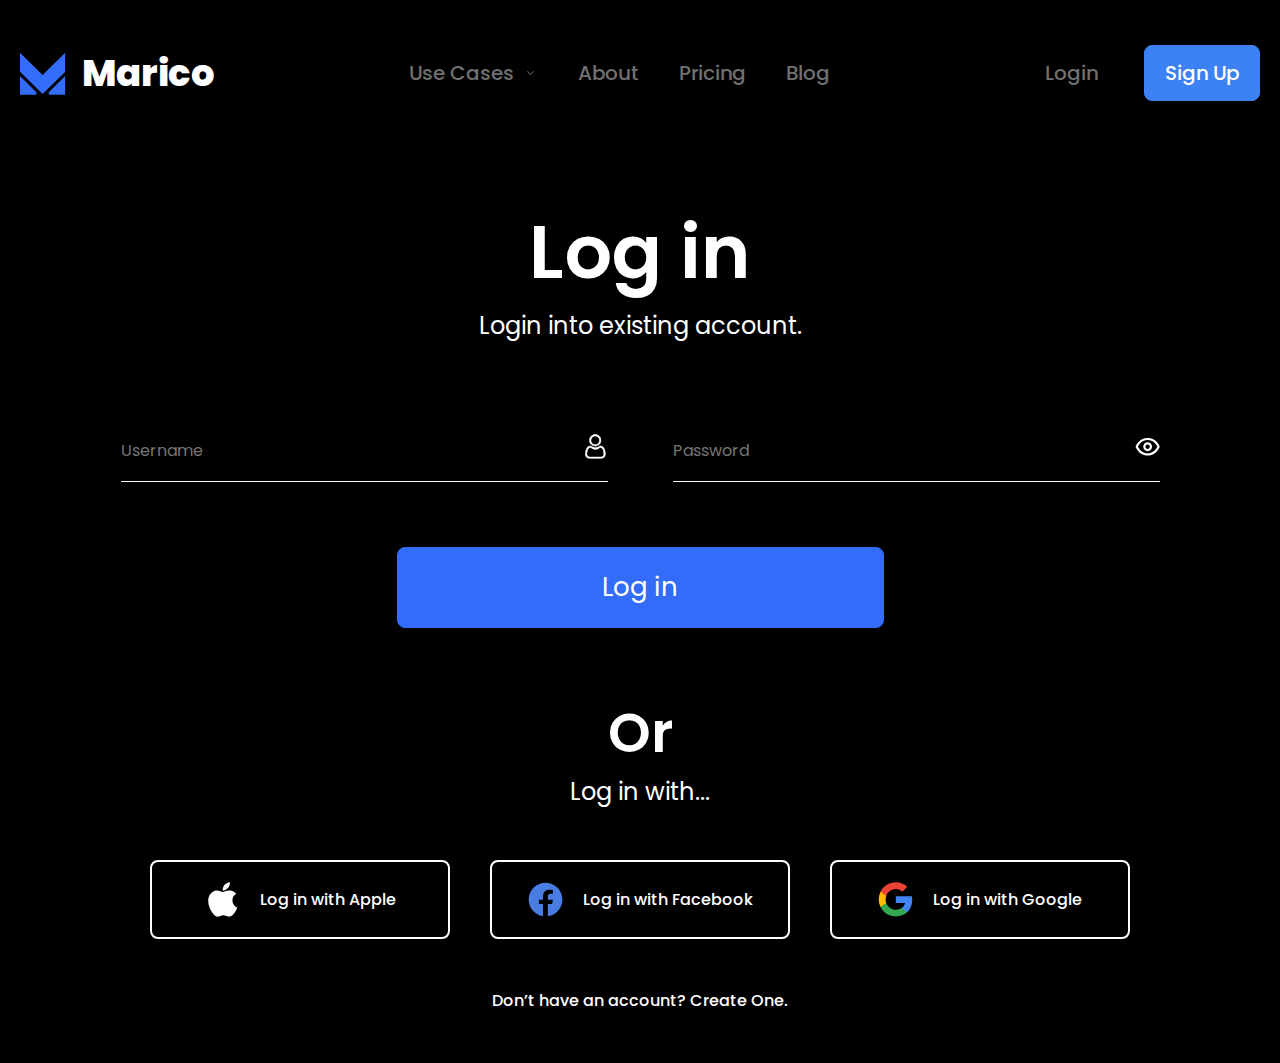
<file: log-in.html>
<!DOCTYPE html>
<html lang="en">

<head>
  <meta charset="UTF-8">
  <meta http-equiv="X-UA-Compatible" content="IE=edge">
  <meta name="viewport" content="width=device-width, initial-scale=1.0">
  <link rel="stylesheet" href="./assets/css/style.css">
  <title>Marico</title>
  <link rel="website icon" type="svg" href="./assets/img/icons/logo-icon.svg">
</head>

<body>

  <div class="wrapper">

    <header class="header">
      <div class="header-content container">
        <a href="./index.html" class="header-logo">
          <img src="./assets/img/icons/logo-icon.svg" alt="logo">
          <span>Marico</span>
        </a>
        <div class="hamburger-menu">
          <span></span>
        </div>
        <div class="header-nav__collapse">
          <nav class="header-nav">
            <div class="header-nav__dropdown">
              <button onclick="myFunction()" class="header-nav__link dropbtn">
                <span>Use Cases</span>
                <svg class="header-nav__link-icon">
                  <use href="./assets/img/icons/svg-sprites.svg#arrow-down"></use>
                </svg>
              </button>
              <div id="myDropdown" class="header-nav__dropdown-content">
                <div class="header-nav__dropdown-content__links">
                  <a href="#">Item 1</a>
                  <a href="#">Item 2</a>
                  <a href="#">Item 3</a>
                </div>
              </div>
            </div>
            <a href="./about.html" class="header-nav__link">About</a>
            <a href="./pricing.html" class="header-nav__link">Pricing</a>
            <a href="./blog.html" class="header-nav__link">Blog</a>
          </nav>
          <div class="header-buttons">
            <a href="./log-in.html" class="header-buttons__btn">Login</a>
            <a href="./sign-up.html" class="header-buttons__btn">Sign Up</a>
          </div>
        </div>
      </div>
    </header>

    <section class="input container">
      <h1>Log in</h1>
      <p>Login into existing account.</p>
      <form class="input-data">
        <div class="input-data__user">
          <input type="text" placeholder="Username">
          <button>
            <svg class="input-data__user-icon">
              <use href="./assets/img/icons/svg-sprites.svg#user"></use>
            </svg>
          </button>
        </div>
        <div class="input-data__user">
          <input type="password" placeholder="Password" minlength="8">
          <button>
            <svg class="input-data__user-icon">
              <use href="./assets/img/icons/svg-sprites.svg#eye"></use>
            </svg>
          </button>
        </div>
        <a href="#">Log in</a>
      </form>
    </section>

    <section class="alternative container">
      <h2>Or</h2>
      <p>Log in with...</p>
      <div class="alternative-links">
        <a href="#">
          <svg class="alternative-links__icon">
            <use href="./assets/img/icons/svg-sprites.svg#apple"></use>
          </svg>
          <span>Log in with Apple</span>
        </a>
        <a href="#">
          <svg class="alternative-links__icon facebook">
            <use href="./assets/img/icons/svg-sprites.svg#facebook"></use>
          </svg>
          <span>Log in with Facebook</span>
        </a>
        <a href="#">
          <img src="./assets/img/icons/google-icon.svg" alt="google-icon">
          <span>Log in with Google</span>
        </a>
      </div>
      <a href="./sign-up.html">Don’t have an account? Create One.</a>
    </section>

  </div>

  <script src="./assets/js/script.js"></script>
</body>

</html>
</file>
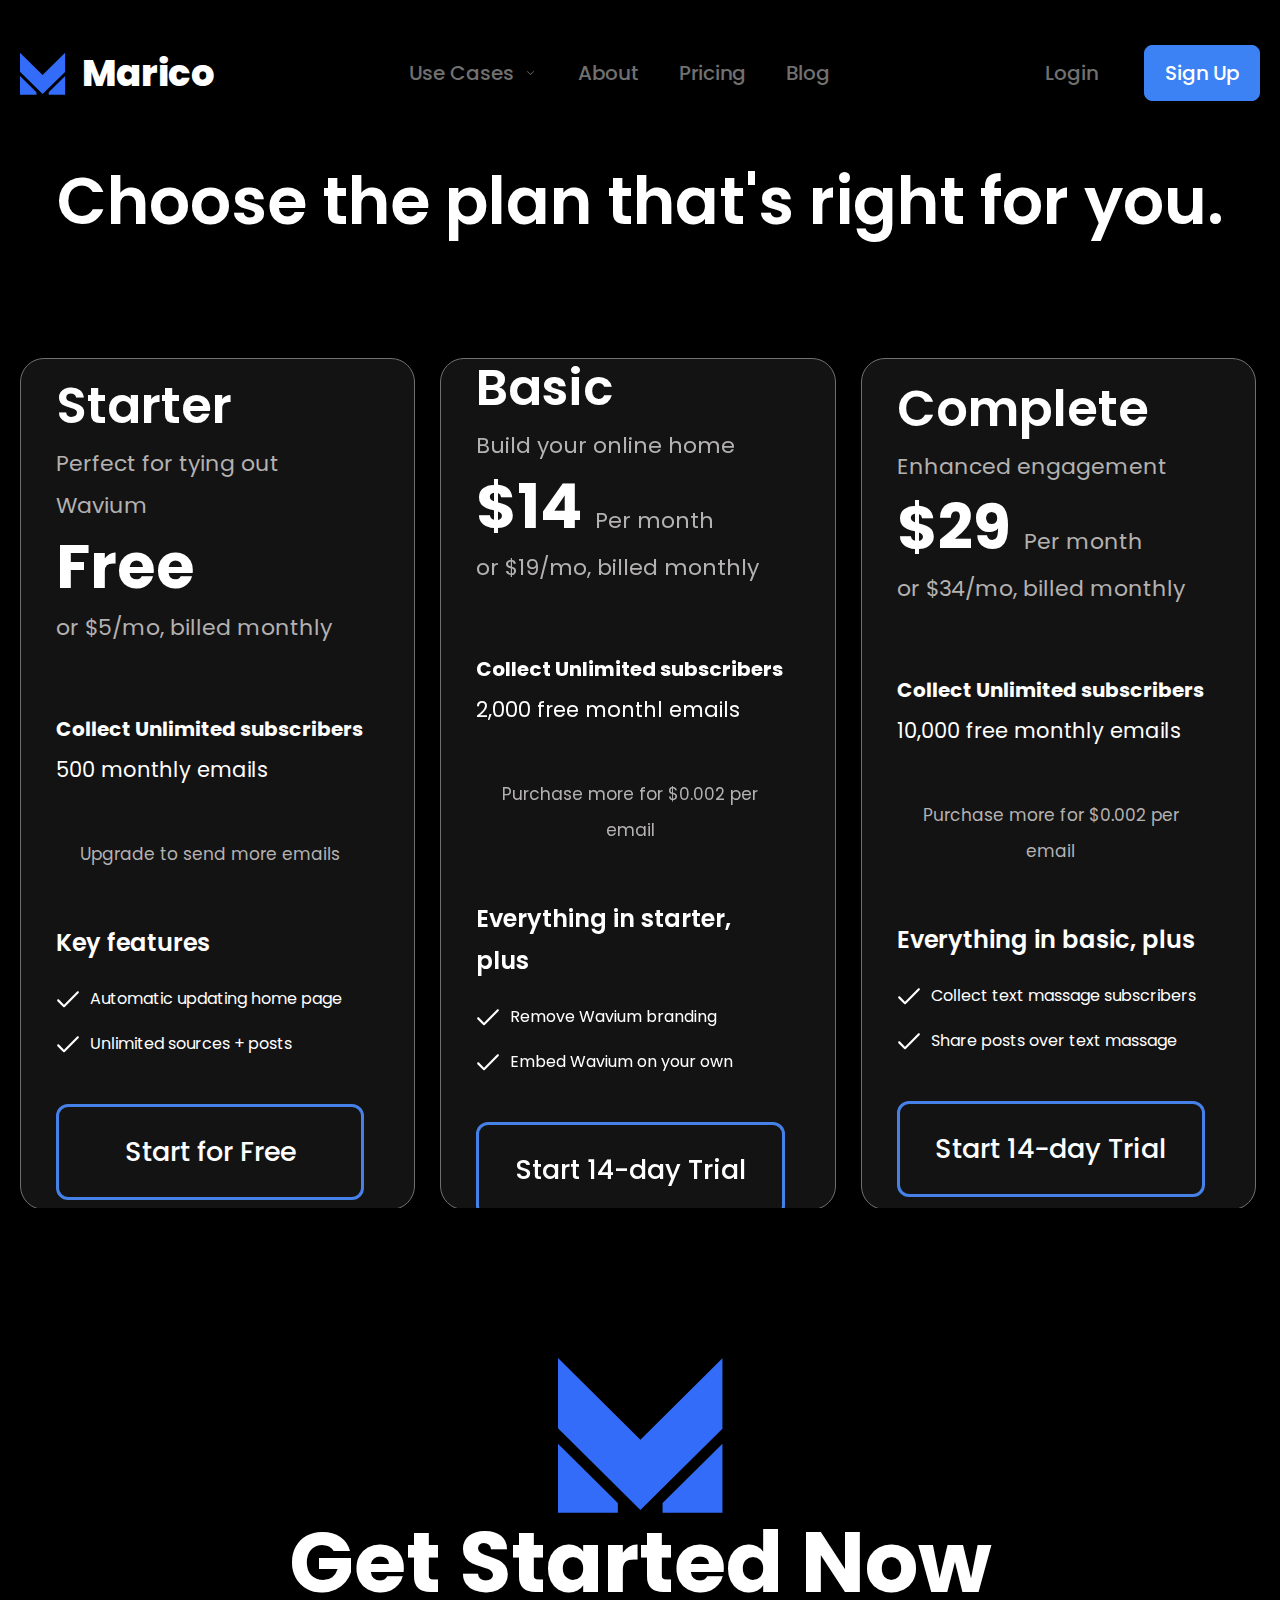
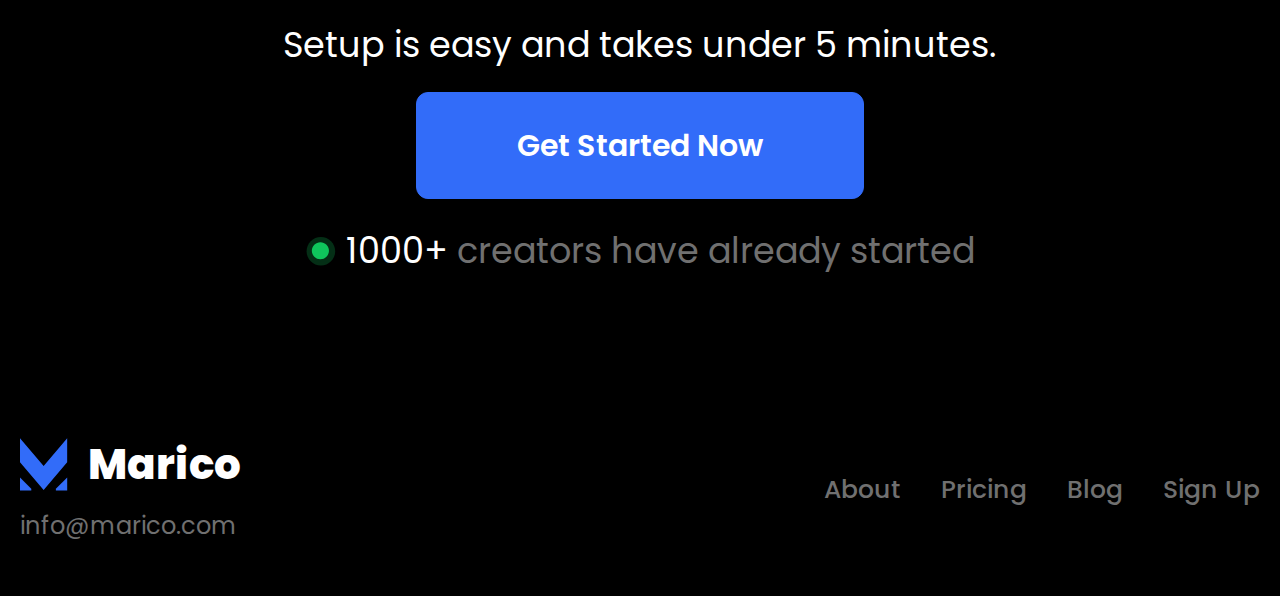
<file: pricing.html>
<!DOCTYPE html>
<html lang="en">

<head>
  <meta charset="UTF-8">
  <meta http-equiv="X-UA-Compatible" content="IE=edge">
  <meta name="viewport" content="width=device-width, initial-scale=1.0">
  <link rel="stylesheet" href="https://cdn.jsdelivr.net/npm/swiper@8/swiper-bundle.min.css" />
  <link rel="stylesheet" href="./assets/css/style.css">
  <title>Pricing</title>
  <link rel="website icon" type="svg" href="./assets/img/icons/logo-icon.svg">
</head>

<body>

  <div class="wrapper">

    <header class="header">
      <div class="header-content container">
        <a href="./index.html" class="header-logo">
          <img src="./assets/img/icons/logo-icon.svg" alt="logo">
          <span>Marico</span>
        </a>
        <div class="hamburger-menu">
          <span></span>
        </div>
        <div class="header-nav__collapse">
          <nav class="header-nav">
            <div class="header-nav__dropdown">
              <button onclick="myFunction()" class="header-nav__link dropbtn">
                <span>Use Cases</span>
                <svg class="header-nav__link-icon">
                  <use href="./assets/img/icons/svg-sprites.svg#arrow-down"></use>
                </svg>
              </button>
              <div id="myDropdown" class="header-nav__dropdown-content">
                <div class="header-nav__dropdown-content__links">
                  <a href="#">Item 1</a>
                  <a href="#">Item 2</a>
                  <a href="#">Item 3</a>
                </div>
              </div>
            </div>
            <a href="./about.html" class="header-nav__link">About</a>
            <a href="./pricing.html" class="header-nav__link">Pricing</a>
            <a href="./blog.html" class="header-nav__link">Blog</a>
          </nav>
          <div class="header-buttons">
            <a href="./log-in.html" class="header-buttons__btn">Login</a>
            <a href="./sign-up.html" class="header-buttons__btn">Sign Up</a>
          </div>
        </div>
      </div>
    </header>

    <section class="plan container">
      <span>Choose the plan that's right for you.</span>
      <div class="swiper mySwiper">
        <div class="swiper-wrapper card-height">
          <div class="swiper-slide card-parameters">
            <div class="plan-card">
              <h2>Starter</h2>
              <span>Perfect for tying out Wavium</span>
              <div class="plan-card__price">
                <h1>Free</h1>
                <p>or $5/mo, billed monthly</p>
              </div>
              <div class="plan-card__subscribes">
                <h3>Collect Unlimited subscribers</h3>
                <span>500 monthly emails</span>
                <p>Upgrade to send more emails</p>
              </div>
              <div class="plan-card__features">
                <h3>Key features</h3>
                <p>
                  <svg class="plan-card__features-icon">
                    <use href="./assets/img/icons/svg-sprites.svg#check"></use>
                  </svg>
                  Automatic updating home page
                </p>
                <p>
                  <svg class="plan-card__features-icon">
                    <use href="./assets/img/icons/svg-sprites.svg#check"></use>
                  </svg>
                  Unlimited sources + posts
                </p>
              </div>
              <a href="#">Start for Free</a>
            </div>
          </div>
          <div class="swiper-slide card-parameters">
            <div class="plan-card">
              <h2>Basic</h2>
              <span>Build your online home</span>
              <div class="plan-card__price">
                <h1>$14
                  <span>Per month</span>
                </h1>
                <p>or $19/mo, billed monthly</p>
              </div>
              <div class="plan-card__subscribes">
                <h3>Collect Unlimited subscribers</h3>
                <span>2,000 free monthl emails</span>
                <p>Purchase more for $0.002 per email</p>
              </div>
              <div class="plan-card__features">
                <h3>Everything in starter, plus</h3>
                <p>
                  <svg class="plan-card__features-icon">
                    <use href="./assets/img/icons/svg-sprites.svg#check"></use>
                  </svg>
                  Remove Wavium branding
                </p>
                <p>
                  <svg class="plan-card__features-icon">
                    <use href="./assets/img/icons/svg-sprites.svg#check"></use>
                  </svg>
                  Embed Wavium on your own
                </p>
              </div>
              <a href="#">Start 14-day Trial</a>
            </div>
          </div>
          <div class="swiper-slide card-parameters">
            <div class="plan-card">
              <h2>Complete</h2>
              <span>Enhanced engagement</span>
              <div class="plan-card__price">
                <h1>$29
                  <span>Per month</span>
                </h1>
                <p>or $34/mo, billed monthly</p>
              </div>
              <div class="plan-card__subscribes">
                <h3>Collect Unlimited subscribers</h3>
                <span>10,000 free monthly emails</span>
                <p>Purchase more for $0.002 per email</p>
              </div>
              <div class="plan-card__features">
                <h3>Everything in basic, plus </h3>
                <p>
                  <svg class="plan-card__features-icon">
                    <use href="./assets/img/icons/svg-sprites.svg#check"></use>
                  </svg>
                  Collect text massage subscribers
                </p>
                <p>
                  <svg class="plan-card__features-icon">
                    <use href="./assets/img/icons/svg-sprites.svg#check"></use>
                  </svg>
                  Share posts over text massage
                </p>
              </div>
              <a href="#">Start 14-day Trial</a>
            </div>
          </div>
        </div>
        <div class="swiper-pagination"></div>
      </div>
    </section>

    <section class="get-started">
      <img src="./assets/img/icons/get-started-logo-icon.svg" alt="logo" class="get-started-logo">
      <h1>Get Started Now</h1>
      <p>Setup is easy and takes under 5 minutes.</p>
      <a href="#">Get Started Now</a>
      <div class="get-started-creators">
        <img src="./assets/img/icons/marker-icon.svg" alt="marker">
        <p>1000+
          <span>creators have already started</span>
        </p>
      </div>
    </section>

    <footer class="footer container">
      <div class="footer-logo__tagline">
        <a href="./index.html" class="footer-logo">
          <img src="./assets/img/icons/footer-logo.svg" alt="logo">
          <span>Marico</span>
        </a>
        <p>info@marico.com</p>
      </div>
      <nav class="footer-nav">
        <a href="./about.html">About</a>
        <a href="./pricing.html">Pricing</a>
        <a href="./blog.html">Blog</a>
        <a href="./sign-up.html">Sign Up</a>
      </nav>
    </footer>

  </div>

  <script src="https://cdn.jsdelivr.net/npm/swiper@8/swiper-bundle.min.js"></script>
  <script src="./assets/js/pricing.js"></script>
</body>

</html>
</file>
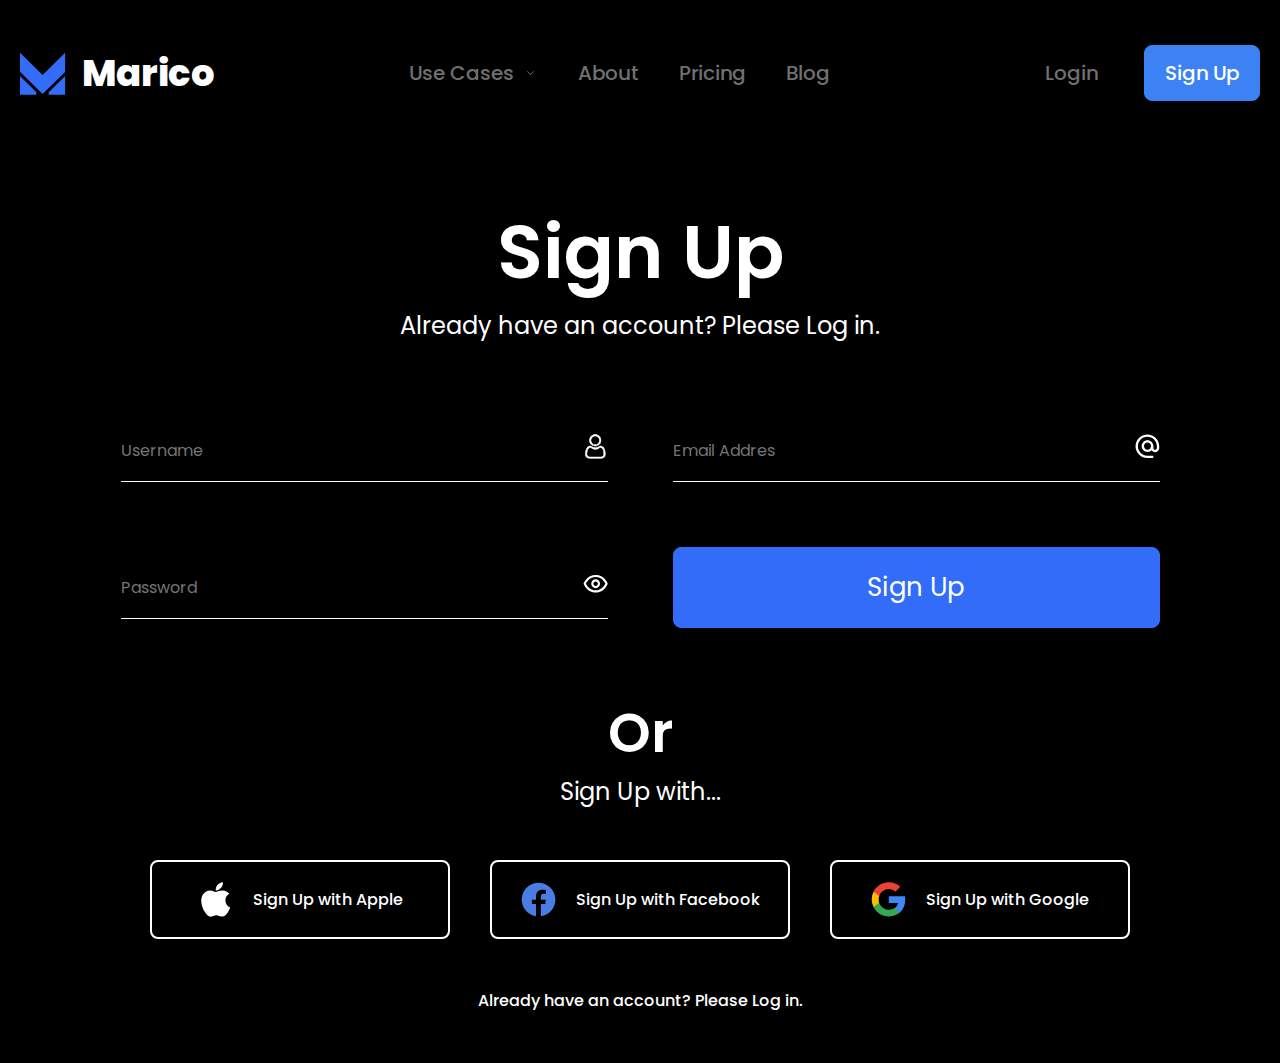
<file: sign-up.html>
<!DOCTYPE html>
<html lang="en">

<head>
  <meta charset="UTF-8">
  <meta http-equiv="X-UA-Compatible" content="IE=edge">
  <meta name="viewport" content="width=device-width, initial-scale=1.0">
  <link rel="stylesheet" href="./assets/css/style.css">
  <title>Marico</title>
  <link rel="website icon" type="svg" href="./assets/img/icons/logo-icon.svg">
</head>

<body>

  <div class="wrapper">

    <header class="header">
      <div class="header-content container">
        <a href="./index.html" class="header-logo">
          <img src="./assets/img/icons/logo-icon.svg" alt="logo">
          <span>Marico</span>
        </a>
        <div class="hamburger-menu">
          <span></span>
        </div>
        <div class="header-nav__collapse">
          <nav class="header-nav">
            <div class="header-nav__dropdown">
              <button onclick="myFunction()" class="header-nav__link dropbtn">
                <span>Use Cases</span>
                <svg class="header-nav__link-icon">
                  <use href="./assets/img/icons/svg-sprites.svg#arrow-down"></use>
                </svg>
              </button>
              <div id="myDropdown" class="header-nav__dropdown-content">
                <div class="header-nav__dropdown-content__links">
                  <a href="#">Item 1</a>
                  <a href="#">Item 2</a>
                  <a href="#">Item 3</a>
                </div>
              </div>
            </div>
            <a href="./about.html" class="header-nav__link">About</a>
            <a href="./pricing.html" class="header-nav__link">Pricing</a>
            <a href="./blog.html" class="header-nav__link">Blog</a>
          </nav>
          <div class="header-buttons">
            <a href="./log-in.html" class="header-buttons__btn">Login</a>
            <a href="./sign-up.html" class="header-buttons__btn">Sign Up</a>
          </div>
        </div>
      </div>
    </header>

    <section class="input container">
      <h1>Sign Up</h1>
      <p>Already have an account? Please Log in.</p>
      <form class="input-data">
        <div class="input-data__user">
          <input type="text" placeholder="Username">
          <button>
            <svg class="input-data__user-icon">
              <use href="./assets/img/icons/svg-sprites.svg#user"></use>
            </svg>
          </button>
        </div>
        <div class="input-data__user">
          <input type="email" placeholder="Email Addres">
          <button>
            <svg class="input-data__user-icon">
              <use href="./assets/img/icons/svg-sprites.svg#email"></use>
            </svg>
          </button>
        </div>
        <div class="input-data__user">
          <input type="password" placeholder="Password" minlength="8">
          <button>
            <svg class="input-data__user-icon">
              <use href="./assets/img/icons/svg-sprites.svg#eye"></use>
            </svg>
          </button>
        </div>
        <a href="#">Sign Up</a>
      </form>
    </section>

    <section class="alternative container">
      <h2>Or</h2>
      <p>Sign Up with...</p>
      <div class="alternative-links">
        <a href="#">
          <svg class="alternative-links__icon">
            <use href="./assets/img/icons/svg-sprites.svg#apple"></use>
          </svg>
          <span>Sign Up with Apple</span>
        </a>
        <a href="#">
          <svg class="alternative-links__icon facebook">
            <use href="./assets/img/icons/svg-sprites.svg#facebook"></use>
          </svg>
          <span>Sign Up with Facebook</span>
        </a>
        <a href="#">
          <img src="./assets/img/icons/google-icon.svg" alt="google-icon">
          <span>Sign Up with Google</span>
        </a>
      </div>
      <a href="./log-in.html">Already have an account? Please Log in.</a>
    </section>

  </div>

  <script src="./assets/js/script.js"></script>
</body>

</html>
</file>
<file: assets/css/style.css>
@font-face {
  font-family: "Poppins";
  src: url("../fonts/Poppins/Poppins-Regular.ttf");
  font-weight: 400;
}
@font-face {
  font-family: "Poppins";
  src: url("../fonts/Poppins/Poppins-Medium.ttf");
  font-weight: 500;
}
@font-face {
  font-family: "Poppins";
  src: url("../fonts/Poppins/Poppins-SemiBold.ttf");
  font-weight: 600;
}
@font-face {
  font-family: "Poppins";
  src: url("../fonts/Poppins/Poppins-Bold.ttf");
  font-weight: 700;
}
@font-face {
  font-family: "Poppins";
  src: url("../fonts/Poppins/Poppins-ExtraBold.ttf");
  font-weight: 800;
}
* {
  margin: 0;
  padding: 0;
  color: inherit;
  text-decoration: none;
  list-style: none;
  background: none;
  border: none;
  outline: none;
  font-size: inherit;
  font-weight: inherit;
  font-family: inherit;
}

.container {
  max-width: 1280px;
  margin: 0 auto;
}

.wrapper {
  font-family: "Poppins", sans-serif;
  background: #000000;
}

.header {
  position: sticky;
  top: 0;
  z-index: 99999;
  background: #000000;
  padding: 0 20px;
}
.header-content {
  display: flex;
  align-items: center;
  padding: 45px 0;
}
.header-logo {
  display: flex;
  align-items: center;
  gap: 16px;
}
.header-logo span {
  font-weight: 800;
  font-size: 37px;
  line-height: 56px;
  color: #FFFFFF;
}
.header-nav__collapse {
  width: 100%;
  display: flex;
  align-items: center;
}
.header-nav {
  margin-left: auto;
  display: flex;
  align-items: center;
  gap: 40px;
}
.header-nav__dropdown {
  position: relative;
  display: flex;
  flex-direction: column;
}
.header-nav__dropdown-content {
  position: absolute;
  top: 30px;
  max-height: 0;
  overflow: hidden;
  width: 100%;
  border-radius: 12px;
  background: #000000;
  transition: 0.6s all;
}
.header-nav__dropdown-content__links {
  padding: 10px;
  display: flex;
  flex-direction: column;
  gap: 10px;
}
.header-nav__dropdown-content__links a {
  font-weight: 500;
  font-size: 20px;
  line-height: 30px;
  color: #707070;
  transition: 0.6s all;
}
.header-nav__dropdown-content__links a:hover {
  color: #3C82F4;
}
.header-nav__link {
  cursor: pointer;
  display: flex;
  align-items: center;
  gap: 9px;
  font-weight: 500;
  font-size: 20px;
  line-height: 30px;
  color: #707070;
  fill: #707070;
  transition: 0.6s all;
}
.header-nav__link:hover {
  color: #3C82F4;
  fill: #3C82F4;
}
.header-nav__link-icon {
  width: 15px;
  height: 10px;
}
.header-buttons {
  margin-left: auto;
  display: flex;
  align-items: center;
  gap: 25px;
}
.header-buttons__btn:nth-child(1) {
  padding: 12px 20px;
  border: 1px solid #000000;
  border-radius: 8px;
  font-weight: 500;
  font-size: 20px;
  line-height: 30px;
  color: #707070;
  transition: 0.6s all;
}
.header-buttons__btn:nth-child(1):hover {
  background: #3C82F4;
  color: #FFFFFF;
}
.header-buttons__btn:nth-child(2) {
  padding: 12px 20px;
  border-radius: 8px;
  border: 1px solid #3C82F4;
  background: #3C82F4;
  font-weight: 500;
  font-size: 20px;
  line-height: 30px;
  color: #FFFFFF;
  transition: 0.6s all;
}
.header-buttons__btn:nth-child(2):hover {
  background: #FFFFFF;
  color: #3C82F4;
}

.header-nav__link-icon.is-active {
  transform: rotate(90deg);
}

.show {
  padding-top: 20px;
  max-height: 200px;
  display: flex;
  flex-direction: column;
  transition: 0.6s all;
}

.hamburger-menu {
  margin-left: auto;
  width: 1.5rem;
  height: 1.5rem;
  padding: 0.1875rem;
  box-sizing: border-box;
  position: relative;
  display: none;
}
.hamburger-menu span {
  display: inline-block;
  width: 100%;
  height: 1px;
  position: absolute;
  top: 0.6875rem;
  left: 0;
  right: 0;
  border-radius: 0.625rem;
  background: #FFFFFF;
  transition: 0.6s all;
}
.hamburger-menu span::before {
  content: "";
  position: absolute;
  width: 100%;
  height: 1px;
  top: 0.375rem;
  left: 0;
  right: 0;
  border-radius: 0.625rem;
  background: #FFFFFF;
  transition: 0.6s all;
}
.hamburger-menu span::after {
  content: "";
  position: absolute;
  width: 100%;
  height: 1px;
  top: -0.375rem;
  left: 0;
  right: 0;
  border-radius: 0.625rem;
  background: #FFFFFF;
  transition: 0.6s all;
}

.hamburger-menu.is-active span {
  transform: rotate(135deg);
}
.hamburger-menu.is-active span::before {
  top: 0;
  transform: rotate(90deg);
}
.hamburger-menu.is-active span::after {
  width: 0;
  height: 0;
  top: 0;
}

@media screen and (max-width: 920px) {
  .header {
    padding: 0 20px;
  }
  .header-contacts {
    margin-top: 20px;
    margin-left: 0;
  }
  .header-buttons {
    margin-top: 40px;
    margin-left: 0;
  }
  .hamburger-menu {
    display: block;
  }
  .header-nav__collapse {
    display: flex;
    flex-direction: column;
    transition: 0.6s all;
    max-height: 0;
    overflow: hidden;
    position: absolute;
    top: 7.55rem;
    left: 0;
    right: 0;
    width: 100%;
    padding: 0 2.5rem;
    box-sizing: border-box;
    background: #000000;
    z-index: 99999;
  }
  .header-nav__collapse.is-active {
    max-height: 50rem;
    padding-top: 50px;
    padding-bottom: 50px;
  }
  .header-nav {
    margin-left: 0;
    flex-direction: column;
  }
  .header-nav a {
    text-align: center;
  }
  .header-nav__dropdown {
    position: static;
  }
  .header-nav__dropdown-content {
    position: static;
  }
}
.banner {
  padding: 0 20px;
  display: flex;
  align-items: center;
  justify-content: center;
  text-align: center;
  flex-direction: column;
}
.banner h1 {
  margin-top: 50px;
  display: flex;
  align-items: center;
  flex-direction: column;
  font-weight: 700;
  font-size: 90px;
  color: #FFFFFF;
}
.banner h1 img {
  max-width: 1080px;
  width: 100%;
}
.banner h3 {
  margin-top: 100px;
  max-width: 694px;
  font-weight: 500;
  font-size: 36px;
  line-height: 60px;
  color: #FFFFFF;
}
.banner-buttons {
  margin-top: 50px;
  display: flex;
  align-items: center;
  gap: 25px;
}
.banner-buttons__btn:nth-child(1) {
  padding: 24px 65px;
  border: 1px solid #326CF9;
  border-radius: 8px;
  background: #326CF9;
  font-weight: 500;
  font-size: 20px;
  line-height: 30px;
  color: #FFFFFF;
  transition: 0.6s all;
}
.banner-buttons__btn:nth-child(1):hover {
  background: none;
}
.banner-buttons__btn:nth-child(2) {
  padding: 24px 75px;
  border: 1px solid #707070;
  border-radius: 8px;
  background: none;
  font-weight: 500;
  font-size: 20px;
  line-height: 30px;
  color: #707070;
  transition: 0.6s all;
}
.banner-buttons__btn:nth-child(2):hover {
  border: 1px solid #326CF9;
  background: #326CF9;
  color: #FFFFFF;
}
.banner-creators {
  margin-top: 20px;
  display: flex;
  align-items: center;
  gap: 10px;
  font-weight: 700;
  font-size: 25px;
  line-height: 38px;
  color: #FFFFFF;
}
.banner-creators span {
  font-weight: 400;
  line-height: 38px;
  color: #707070;
}

@media screen and (max-width: 920px) {
  .banner h1 {
    margin-top: 25px;
    font-size: 50px;
  }
  .banner h3 {
    margin-top: 50px;
    font-size: 30px;
    line-height: 50px;
  }
  .banner-buttons__btn:nth-child(1) {
    padding: 20px 40px;
  }
  .banner-buttons__btn:nth-child(2) {
    padding: 20px 50px;
  }
  .banner-creators {
    font-size: 20px;
  }
}
@media screen and (max-width: 560px) {
  .banner h1 {
    font-size: 40px;
  }
  .banner h3 {
    margin-top: 25px;
    font-size: 24px;
    line-height: 30px;
  }
  .banner-buttons {
    margin-top: 25px;
  }
  .banner-buttons__btn:nth-child(1) {
    padding: 16px 25px;
    font-size: 16px;
  }
  .banner-buttons__btn:nth-child(2) {
    padding: 16px 35px;
    font-size: 16px;
  }
  .banner-creators {
    font-size: 16px;
  }
}
@media screen and (max-width: 450px) {
  .banner h1 {
    font-size: 26px;
  }
  .banner h3 {
    margin-top: 25px;
    font-size: 20px;
    line-height: 40px;
  }
  .banner-buttons__btn:nth-child(1) {
    padding: 8px 10px;
    font-size: 12px;
  }
  .banner-buttons__btn:nth-child(2) {
    padding: 8px 20px;
    font-size: 12px;
  }
  .banner-creators {
    margin-top: 10px;
    font-size: 12px;
  }
}
.benefits {
  margin-top: 160px;
  padding: 0 20px;
  display: flex;
  align-items: center;
  justify-content: center;
  text-align: center;
  flex-direction: column;
  gap: 60px;
}
.benefits h1 {
  font-weight: 600;
  font-size: 55px;
  color: #FFFFFF;
}
.benefits-row {
  display: flex;
  align-items: center;
  justify-content: center;
  flex-wrap: wrap;
  gap: 100px;
}
.benefits-row__item {
  display: flex;
  align-items: center;
  flex-direction: column;
  gap: 10px;
}
.benefits-row__item-title {
  display: flex;
  align-items: center;
  gap: 8px;
}
.benefits-row__item-title span {
  font-weight: 600;
  font-size: 30px;
  color: #FFFFFF;
}
.benefits-row__item p {
  font-weight: 400;
  font-size: 18px;
  color: #707070;
}

@media screen and (max-width: 920px) {
  .benefits {
    margin-top: 100px;
  }
  .benefits h1 {
    font-size: 40px;
  }
  .benefits-row {
    gap: 40px;
  }
}
@media screen and (max-width: 420px) {
  .benefits {
    margin-top: 50px;
    gap: 30px;
  }
  .benefits-row__item-title span {
    font-size: 24px;
  }
  .benefits-row__item p {
    font-size: 16px;
  }
}
.step-connect {
  margin-top: 150px;
  padding: 0 20px;
  display: flex;
  align-items: center;
  justify-content: center;
  flex-direction: column;
  gap: 180px;
}
.step-connect-title {
  max-width: 930px;
  display: flex;
  align-items: center;
  flex-direction: column;
  text-align: center;
}
.step-connect-title span {
  font-weight: 600;
  font-size: 25px;
  line-height: 38px;
  color: #3D82F2;
}
.step-connect-title h1 {
  font-weight: 600;
  font-size: 65px;
  line-height: 112px;
  color: #FFFFFF;
}
.step-connect-title p {
  width: 100%;
  font-weight: 400;
  font-size: 26px;
  line-height: 45px;
  color: #707070;
}
.step-connect-title a {
  margin-top: 34px;
  padding: 24px 38px;
  border: 1px solid #707070;
  border-radius: 12px;
  font-weight: 600;
  font-size: 20px;
  line-height: 30px;
  color: #707070;
  transition: 0.6s all;
}
.step-connect-title a:hover {
  border: 1px solid #326CF9;
  background: #326CF9;
  color: #FFFFFF;
}
.step-connect-content {
  display: flex;
  align-items: center;
  justify-content: center;
  flex-wrap: wrap;
  gap: 100px;
}
.step-connect-content__info {
  max-width: 500px;
  display: flex;
  flex-direction: column;
}
.step-connect-content__info span {
  font-weight: 500;
  font-size: 30px;
  line-height: 45px;
  color: #FFFFFF;
}
.step-connect-content__info h1 {
  max-width: 547px;
  margin-top: 80px;
  font-weight: 600;
  font-size: 65px;
  color: #FFFFFF;
}
.step-connect-content__info h1 span {
  font-weight: 600;
  font-size: 65px;
  color: #3D82F2;
}
.step-connect-content__info-desc {
  display: flex;
  flex-direction: column;
  gap: 10px;
}
.step-connect-content__info-desc__item {
  display: flex;
  align-items: center;
  gap: 12px;
}
.step-connect-content__info-desc__item span {
  font-weight: 500;
  font-size: 14px;
  line-height: 27px;
  color: #FFFFFF;
}
.step-connect-content__info-desc__item p {
  font-weight: 400;
  font-size: 16px;
  line-height: 34px;
  color: #FFFFFF;
}
.step-connect-content__info-buttons {
  margin-top: 66px;
  display: flex;
  align-items: center;
  flex-wrap: wrap;
  gap: 24px;
}
.step-connect-content__info-buttons__btn:nth-child(1) {
  padding: 17px 21px;
  border: 1px solid #326CF9;
  border-radius: 12px;
  background: #326CF9;
  font-weight: 500;
  font-size: 20px;
  line-height: 30px;
  color: #FFFFFF;
  transition: 0.6s all;
}
.step-connect-content__info-buttons__btn:nth-child(1):hover {
  background: none;
}
.step-connect-content__info-buttons__btn:nth-child(2) {
  padding: 17px 36px;
  border: 1px solid #707070;
  border-radius: 12px;
  background: #0E0E0E;
  font-weight: 500;
  font-size: 20px;
  line-height: 30px;
  color: #707070;
  transition: 0.6s all;
}
.step-connect-content__info-buttons__btn:nth-child(2):hover {
  background: #326CF9;
  border: 1px solid #326CF9;
  color: #FFFFFF;
}
.step-connect-content__image {
  max-width: 680px;
  position: relative;
  z-index: 999;
}
.step-connect-content__image::before {
  position: absolute;
  content: "";
  right: 170px;
  bottom: -10px;
  width: 209px;
  height: 176px;
  background: #8B8B8B;
}
.step-connect-content__image img {
  width: 100%;
  filter: drop-shadow(0px 30px 50px rgba(0, 0, 0, 0.4));
}

.step-connect-content__info-desc__item:nth-child(1) span {
  padding: 5px 14px 1px 14px;
  border-radius: 50%;
  background: #2D2D2D;
}

.step-connect-content__info-desc__item:nth-child(2) span {
  padding: 5px 13px 1px 12px;
  border-radius: 50%;
  background: #2D2D2D;
}

@media screen and (max-width: 920px) {
  .step-connect {
    margin-top: 75px;
    gap: 100px;
  }
  .step-connect-title h1 {
    font-size: 55px;
  }
  .step-connect-content {
    gap: 50px;
  }
  .step-connect-content__info-buttons {
    justify-content: center;
  }
  .step-connect-content__image {
    position: static;
  }
  .step-connect-content__image::before {
    display: none;
  }
}
@media screen and (max-width: 670px) {
  .step-connect {
    margin-top: 75px;
    gap: 50px;
  }
  .step-connect-title h1 {
    font-size: 35px;
  }
  .step-connect-content__info h1 {
    margin-top: 40px;
    font-size: 55px;
  }
  .step-connect-content__info h1 span {
    font-size: 55px;
  }
}
@media screen and (max-width: 480px) {
  .step-connect {
    margin-top: 75px;
  }
  .step-connect-title span {
    font-size: 20px;
  }
  .step-connect-title h1 {
    font-size: 24px;
    line-height: 80px;
  }
  .step-connect-title p {
    font-size: 18px;
    line-height: 35px;
  }
  .step-connect-title a {
    padding: 20px 20px;
    font-size: 16px;
  }
  .step-connect-content__info span {
    font-size: 20px;
  }
  .step-connect-content__info h1 {
    margin-top: 20px;
    font-size: 45px;
  }
  .step-connect-content__info h1 span {
    font-size: 45px;
  }
  .step-connect-content__info-desc__item p {
    font-size: 14px;
  }
}
.step-share {
  margin-top: 150px;
  padding: 0 20px;
  display: flex;
  align-items: center;
  justify-content: center;
  flex-direction: column;
}
.step-share-title {
  max-width: 930px;
  display: flex;
  align-items: center;
  flex-direction: column;
  text-align: center;
}
.step-share-title span {
  font-weight: 600;
  font-size: 25px;
  line-height: 38px;
  color: #3D82F2;
}
.step-share-title h1 {
  font-weight: 600;
  font-size: 65px;
  line-height: 112px;
  color: #FFFFFF;
}
.step-share-title p {
  width: 100%;
  font-weight: 400;
  font-size: 26px;
  line-height: 45px;
  color: #707070;
}
.step-share-content {
  margin-top: 150px;
  display: flex;
  align-items: center;
  justify-content: center;
  flex-direction: column;
  gap: 50px;
}
.step-share-content__row {
  display: flex;
  align-items: center;
  justify-content: center;
  flex-wrap: wrap;
  gap: 20px;
}
.step-share-content__row-card {
  width: 620px;
  height: 575px;
  padding: 10px 0 0 25px;
  box-sizing: border-box;
  background: #0E0E0E;
  overflow: hidden;
}
.step-share-content__row-card__content {
  display: flex;
  flex-direction: column;
}
.step-share-content__row-card__content span {
  font-weight: 400;
  font-size: 30px;
  line-height: 45px;
  color: #0FC65C;
}
.step-share-content__row-card__content h1 {
  margin-top: 24px;
  font-weight: 600;
  font-size: 70px;
  line-height: 120px;
  color: #919191;
}
.step-share-content__row-card__content h1 span {
  font-weight: 600;
  font-size: 70px;
  line-height: 120px;
  color: #FFFFFF;
}
.step-share-content__row-card__content img {
  width: 100%;
}
.step-share-content a {
  padding: 22px 87px;
  border: 1px solid #326CF9;
  border-radius: 12px;
  background: #326CF9;
  font-weight: 500;
  font-size: 20px;
  line-height: 30px;
  color: #FFFFFF;
  transition: 0.6s all;
}
.step-share-content a:hover {
  background: none;
}

@media screen and (max-width: 920px) {
  .step-share {
    margin-top: 75px;
  }
  .step-share-title h1 {
    font-size: 55px;
  }
  .step-share-content {
    margin-top: 75px;
  }
  .step-share-content__row-card {
    height: 495px;
  }
  .step-share-content__row-card__content h1 {
    font-size: 60px;
    line-height: 80px;
  }
  .step-share-content__row-card__content h1 span {
    font-size: 60px;
    line-height: 80px;
  }
}
@media screen and (max-width: 670px) {
  .step-share {
    margin-top: 50px;
  }
  .step-share-title h1 {
    font-size: 35px;
  }
  .step-share-content {
    margin-top: 55px;
  }
  .step-share-content__row-card {
    width: 430px;
    height: 365px;
  }
  .step-share-content__row-card__content h1 {
    font-size: 40px;
    line-height: 60px;
  }
  .step-share-content__row-card__content h1 span {
    font-size: 40px;
    line-height: 80px;
  }
}
@media screen and (max-width: 480px) {
  .step-share {
    margin-top: 50px;
  }
  .step-share-title span {
    font-size: 20px;
  }
  .step-share-title h1 {
    font-size: 24px;
    line-height: 80px;
  }
  .step-share-title p {
    font-size: 18px;
    line-height: 35px;
  }
  .step-share-content {
    margin-top: 50px;
    gap: 25px;
  }
  .step-share-content__row-card {
    width: 290px;
    height: 265px;
  }
  .step-share-content__row-card__content span {
    font-size: 20px;
  }
  .step-share-content__row-card__content h1 {
    font-size: 30px;
    line-height: 45px;
  }
  .step-share-content__row-card__content h1 span {
    font-size: 30px;
    line-height: 45px;
  }
  .step-share-content a {
    padding: 16px 40px;
    font-size: 18px;
  }
}
.step-send {
  margin-top: 150px;
  padding: 0 20px;
  display: flex;
  align-items: center;
  justify-content: center;
  flex-direction: column;
  gap: 180px;
}
.step-send-title {
  max-width: 930px;
  display: flex;
  align-items: center;
  flex-direction: column;
  text-align: center;
}
.step-send-title span {
  font-weight: 600;
  font-size: 25px;
  line-height: 38px;
  color: #3D82F2;
}
.step-send-title h1 {
  font-weight: 600;
  font-size: 60px;
  line-height: 112px;
  color: #FFFFFF;
}
.step-send-title p {
  width: 100%;
  font-weight: 400;
  font-size: 26px;
  line-height: 45px;
  color: #707070;
}
.step-send-title a {
  margin-top: 34px;
  padding: 24px 38px;
  border: 1px solid #707070;
  border-radius: 12px;
  font-weight: 600;
  font-size: 20px;
  line-height: 30px;
  color: #707070;
  transition: 0.6s all;
}
.step-send-title a:hover {
  border: 1px solid #326CF9;
  background: #326CF9;
  color: #FFFFFF;
}
.step-send-content {
  display: flex;
  align-items: center;
  justify-content: center;
  flex-wrap: wrap;
}
.step-send-content__info {
  max-width: 600px;
  display: flex;
  flex-direction: column;
}
.step-send-content__info span {
  font-weight: 500;
  font-size: 30px;
  line-height: 45px;
  color: #FFFFFF;
}
.step-send-content__info h1 {
  max-width: 600px;
  margin-top: 80px;
  font-weight: 600;
  font-size: 60px;
  color: #FFFFFF;
}
.step-send-content__info h1 span {
  font-weight: 600;
  font-size: 60px;
  color: #3D82F2;
}
.step-send-content__info-desc {
  display: flex;
  flex-direction: column;
  gap: 10px;
}
.step-send-content__info-desc__item {
  display: flex;
  align-items: center;
  gap: 12px;
}
.step-send-content__info-desc__item span {
  font-weight: 500;
  font-size: 14px;
  line-height: 27px;
  color: #FFFFFF;
}
.step-send-content__info-desc__item p {
  font-weight: 400;
  font-size: 16px;
  line-height: 34px;
  color: #FFFFFF;
}
.step-send-content__info-buttons {
  margin-top: 66px;
  display: flex;
  align-items: center;
  flex-wrap: wrap;
  gap: 24px;
}
.step-send-content__info-buttons__btn:nth-child(1) {
  padding: 17px 21px;
  border: 1px solid #326CF9;
  border-radius: 12px;
  background: #326CF9;
  font-weight: 500;
  font-size: 20px;
  line-height: 30px;
  color: #FFFFFF;
  transition: 0.6s all;
}
.step-send-content__info-buttons__btn:nth-child(1):hover {
  background: none;
}
.step-send-content__info-buttons__btn:nth-child(2) {
  padding: 17px 36px;
  border: 1px solid #707070;
  border-radius: 12px;
  background: #0E0E0E;
  font-weight: 500;
  font-size: 20px;
  line-height: 30px;
  color: #707070;
  transition: 0.6s all;
}
.step-send-content__info-buttons__btn:nth-child(2):hover {
  background: #326CF9;
  border: 1px solid #326CF9;
  color: #FFFFFF;
}
.step-send-content__image {
  max-width: 680px;
  position: relative;
  z-index: 999;
}
.step-send-content__image::before {
  position: absolute;
  content: "";
  right: 170px;
  bottom: -10px;
  width: 209px;
  height: 176px;
  background: #8B8B8B;
}
.step-send-content__image img {
  width: 100%;
  filter: drop-shadow(0px 30px 50px rgba(0, 0, 0, 0.4));
}

.step-send-content__info-desc__item:nth-child(1) span {
  padding: 5px 14px 1px 14px;
  border-radius: 50%;
  background: #2D2D2D;
}

.step-send-content__info-desc__item:nth-child(2) span {
  padding: 5px 13px 1px 12px;
  border-radius: 50%;
  background: #2D2D2D;
}

@media screen and (max-width: 920px) {
  .step-send {
    margin-top: 75px;
    gap: 100px;
  }
  .step-send-title h1 {
    font-size: 50px;
  }
  .step-send-content {
    gap: 50px;
  }
  .step-send-content__info-buttons {
    justify-content: center;
  }
  .step-send-content__image {
    position: static;
  }
  .step-send-content__image::before {
    display: none;
  }
}
@media screen and (max-width: 670px) {
  .step-send {
    margin-top: 75px;
    gap: 50px;
  }
  .step-send-title h1 {
    font-size: 30px;
  }
  .step-send-content__info h1 {
    margin-top: 40px;
    font-size: 55px;
  }
  .step-send-content__info h1 span {
    font-size: 55px;
  }
}
@media screen and (max-width: 480px) {
  .step-send {
    margin-top: 75px;
  }
  .step-send-title span {
    font-size: 20px;
  }
  .step-send-title h1 {
    font-size: 20px;
    line-height: 30px;
  }
  .step-send-title p {
    font-size: 18px;
    line-height: 35px;
  }
  .step-send-title a {
    padding: 20px 20px;
    font-size: 16px;
  }
  .step-send-content__info span {
    font-size: 20px;
  }
  .step-send-content__info h1 {
    margin-top: 20px;
    font-size: 45px;
  }
  .step-send-content__info h1 span {
    font-size: 45px;
  }
  .step-send-content__info-desc__item p {
    font-size: 14px;
  }
}
.agree {
  max-width: 1360px;
  margin: 0 auto;
  margin-top: 100px;
  padding: 0 20px;
  display: flex;
  align-items: center;
  justify-content: center;
  flex-direction: column;
  gap: 50px;
}
.agree h1 {
  font-weight: 600;
  font-size: 65px;
  line-height: 112px;
  color: #FFFFFF;
}
.agree img {
  width: 100%;
}

@media screen and (max-width: 920px) {
  .agree h1 {
    font-size: 55px;
  }
}
@media screen and (max-width: 680px) {
  .agree {
    margin-top: 50px;
  }
  .agree h1 {
    font-size: 45px;
    line-height: 0;
  }
}
@media screen and (max-width: 480px) {
  .agree h1 {
    font-size: 30px;
  }
}
.helped {
  margin-top: 150px;
  display: flex;
  justify-content: center;
  padding: 0 20px;
  background: url("../img/image/helped-image.png") no-repeat;
  background-size: cover;
  min-height: 80vh;
}
.helped h1 {
  margin-top: 240px;
  max-width: 1000px;
  text-align: center;
  font-weight: 600;
  font-size: 55px;
  line-height: 105px;
  color: #FFFFFF;
}

@media screen and (max-width: 920px) {
  .helped {
    margin-top: 100px;
  }
  .helped h1 {
    font-size: 45px;
  }
}
@media screen and (max-width: 680px) {
  .helped {
    margin-top: 50px;
    min-height: 60vh;
  }
  .helped h1 {
    margin-top: 100px;
    font-size: 35px;
    line-height: 80px;
  }
}
@media screen and (max-width: 480px) {
  .helped {
    min-height: 40vh;
  }
  .helped h1 {
    margin-top: 60px;
    font-size: 25px;
    line-height: 50px;
  }
}
.get-started {
  margin-top: 150px;
  padding: 0 20px;
  display: flex;
  align-items: center;
  justify-content: center;
  text-align: center;
  flex-direction: column;
}
.get-started h1 {
  font-weight: 700;
  font-size: 85px;
  line-height: 100px;
  color: #FFFFFF;
}
.get-started p {
  font-weight: 400;
  font-size: 35px;
  line-height: 64px;
  color: #FFFFFF;
}
.get-started a {
  position: relative;
  overflow: hidden;
  margin-top: 15px;
  padding: 30px 100px;
  border: 1px solid #326CF9;
  border-radius: 12px;
  background: #326CF9;
  font-weight: 600;
  font-size: 30px;
  line-height: 45px;
  color: #FFFFFF;
  transition: 0.6s all;
}
.get-started a::before {
  position: absolute;
  content: "";
  background: #FFFFFF;
  width: 8px;
  top: 0;
  bottom: 0;
  left: -32px;
  transform: rotate(-16deg);
  filter: blur(6px);
}
.get-started a:hover::before {
  left: calc(100% + 32px);
  transition: 0.6s all;
}
.get-started-creators {
  margin-top: 20px;
  display: flex;
  align-items: center;
  gap: 10px;
  font-weight: 700;
  font-size: 25px;
  line-height: 38px;
  color: #FFFFFF;
}
.get-started-creators span {
  font-weight: 400;
  line-height: 38px;
  color: #707070;
}

@media screen and (max-width: 920px) {
  .get-started {
    margin-top: 100px;
  }
  .get-started h1 {
    font-size: 60px;
  }
  .get-started p {
    font-size: 30px;
  }
  .get-started a {
    padding: 20px 80px;
  }
  .get-started-creators P {
    font-size: 20px;
  }
}
@media screen and (max-width: 560px) {
  .get-started {
    margin-top: 50px;
  }
  .get-started-logo {
    width: 100px;
  }
  .get-started h1 {
    font-size: 40px;
  }
  .get-started p {
    font-size: 25px;
    line-height: 40px;
  }
  .get-started a {
    padding: 20px 60px;
    font-size: 25px;
  }
  .get-started-creators p {
    font-size: 16px;
  }
}
@media screen and (max-width: 450px) {
  .get-started h1 {
    font-size: 30px;
  }
  .get-started p {
    font-size: 20px;
  }
  .get-started a {
    padding: 16px 40px;
    font-size: 20px;
  }
  .get-started-creators P {
    font-size: 12px;
  }
}
.mission {
  padding: 0 20px;
  display: flex;
  align-items: center;
  justify-content: center;
  flex-direction: column;
}
.mission span {
  margin-top: 50px;
  font-weight: 600;
  font-size: 25px;
  line-height: 38px;
  color: #306EF7;
}
.mission-logo {
  display: flex;
  align-items: center;
  gap: 25px;
}
.mission-logo img {
  width: 75px;
}
.mission-logo span {
  margin-top: 0;
  font-weight: 800;
  font-size: 62px;
  line-height: 93px;
  color: #FFFFFF;
}
.mission h1 {
  max-width: 938px;
  text-align: center;
  font-weight: 600;
  font-size: 75px;
  line-height: 112px;
  color: #FFFFFF;
}
.mission p {
  max-width: 994px;
  text-align: center;
  font-weight: 400;
  font-size: 30px;
  line-height: 45px;
  color: #FFFFFF;
}
.mission-content {
  margin-top: 150px;
  max-width: 1154px;
  display: flex;
  flex-direction: column;
  gap: 45px;
}
.mission-content p {
  text-align: start;
  font-weight: 400;
  font-size: 28px;
  line-height: 42px;
  color: #FFFFFF;
}
.mission-content span {
  font-weight: 600;
  font-size: 28px;
  line-height: 42px;
  color: #FFFFFF;
}
.mission-content__line {
  margin-top: 45px;
  width: 100%;
  height: 1px;
  background: #828282;
}

@media screen and (max-width: 920px) {
  .mission span {
    margin-top: 30px;
  }
  .mission-logo img {
    width: 65px;
  }
  .mission-logo span {
    margin-top: 0;
    font-size: 52px;
  }
  .mission h1 {
    font-size: 55px;
    line-height: 80px;
  }
  .mission p {
    font-size: 26px;
  }
  .mission-content {
    margin-top: 120px;
  }
  .mission-content p {
    font-size: 24px;
  }
  .mission-content span {
    font-size: 26px;
  }
  .mission-content__line {
    margin-top: 35px;
  }
}
@media screen and (max-width: 680px) {
  .mission span {
    margin-top: 20px;
  }
  .mission-logo img {
    width: 55px;
  }
  .mission-logo span {
    margin-top: 0;
    font-size: 42px;
  }
  .mission h1 {
    font-size: 45px;
    line-height: 60px;
  }
  .mission p {
    font-size: 22px;
  }
  .mission-content {
    margin-top: 80px;
    gap: 35px;
  }
  .mission-content p {
    font-size: 20px;
  }
  .mission-content span {
    font-size: 20px;
  }
  .mission-content__line {
    margin-top: 25px;
  }
}
@media screen and (max-width: 480px) {
  .mission span {
    margin-top: 20px;
    font-size: 18px;
  }
  .mission-logo img {
    width: 45px;
  }
  .mission-logo span {
    margin-top: 0;
    font-size: 32px;
  }
  .mission h1 {
    font-size: 35px;
    line-height: 40px;
  }
  .mission p {
    margin-top: 10px;
    font-size: 18px;
    line-height: 30px;
  }
  .mission-content {
    margin-top: 40px;
    gap: 25px;
  }
  .mission-content p {
    font-size: 16px;
    line-height: 30px;
  }
  .mission-content span {
    font-size: 16px;
  }
  .mission-content__line {
    margin-top: 15px;
  }
}
.swiper {
  width: 100%;
  height: 100%;
}

.swiper-slide {
  /* Center slide text vertically */
  display: -webkit-box;
  display: -ms-flexbox;
  display: -webkit-flex;
  display: flex;
  -webkit-box-pack: center;
  -ms-flex-pack: center;
  -webkit-justify-content: center;
  justify-content: center;
  -webkit-box-align: center;
  -ms-flex-align: center;
  -webkit-align-items: center;
  align-items: center;
}

.swiper-wrapper {
  height: 380px;
}

.swiper-slide img {
  display: block;
  width: 100%;
  height: 100%;
  object-fit: cover;
}

.swiper-horizontal > .swiper-pagination-bullets,
.swiper-pagination-bullets.swiper-pagination-horizontal,
.swiper-pagination-custom,
.swiper-pagination-fraction {
  bottom: 0;
}

.swiper-horizontal > .swiper-pagination-bullets .swiper-pagination-bullet,
.swiper-pagination-horizontal.swiper-pagination-bullets .swiper-pagination-bullet {
  background: #FFFFFF;
}

.team {
  margin-top: 150px;
  padding: 0 20px;
  display: flex;
  align-items: center;
  justify-content: center;
  text-align: center;
  flex-direction: column;
}
.team span {
  font-weight: 600;
  font-size: 25px;
  line-height: 38px;
  color: #306EF7;
}
.team h1 {
  font-weight: 600;
  font-size: 75px;
  line-height: 112px;
  color: #FFFFFF;
}
.team-item {
  margin-top: 60px;
  display: flex;
  align-items: center;
  flex-direction: column;
}
.team-item img {
  max-width: 112px;
  width: 100%;
}
.team-item h1 {
  margin-top: 17px;
  font-weight: 700;
  font-size: 35px;
  line-height: 52px;
  color: #FFFFFF;
}
.team-item span {
  font-weight: 400;
  font-size: 19px;
  line-height: 28px;
  color: #7F7F7F;
}
.team-item a {
  margin-top: 25px;
  display: flex;
  align-items: center;
  gap: 7px;
}
.team-item a span {
  font-weight: 500;
  font-size: 20px;
  line-height: 30px;
  color: #FFFFFF;
}
.team-item__icon {
  width: 15px;
  height: 15px;
  fill: #326CF9;
}

@media screen and (max-width: 920px) {
  .team {
    margin-top: 100px;
  }
  .team h1 {
    font-size: 55px;
  }
  .team-item h1 {
    font-size: 30px;
  }
}
@media screen and (max-width: 680px) {
  .team {
    margin-top: 75px;
  }
  .team h1 {
    font-size: 45px;
  }
  .team-item {
    margin-top: 40px;
  }
  .team-item h1 {
    font-size: 25px;
  }
}
@media screen and (max-width: 480px) {
  .swiper {
    margin-top: 20px;
  }
  .team {
    margin-top: 50px;
  }
  .team h1 {
    font-size: 35px;
    line-height: 80px;
  }
  .team-item {
    margin-top: 20px;
  }
}
.card-height {
  height: 850px;
}

.card-parameters {
  margin-right: 25px !important;
  background: #131313;
  border: 1px solid #707070;
  border-radius: 24px;
  transition: 0.6s all;
}

.plan {
  padding: 0 20px;
  display: flex;
  align-items: center;
  justify-content: center;
  flex-direction: column;
  gap: 100px;
}
.plan span {
  text-align: center;
  font-weight: 600;
  font-size: 65px;
  line-height: 112px;
  color: #FFFFFF;
}
.plan-card {
  padding: 35px 50px 35px 35px;
  display: flex;
  flex-direction: column;
}
.plan-card h2 {
  font-weight: 600;
  font-size: 50px;
  line-height: 75px;
  color: #FFFFFF;
}
.plan-card span {
  text-align: start;
  font-weight: 400;
  font-size: 22px;
  line-height: 42px;
  color: #B4B1B1;
  transition: 0.6s all;
}
.plan-card__price {
  display: flex;
  flex-direction: column;
}
.plan-card__price h1 {
  font-weight: 700;
  font-size: 62px;
  line-height: 80px;
  color: #FFFFFF;
}
.plan-card__price span {
  font-weight: 400;
  font-size: 22px;
  line-height: 39px;
  color: #B4B1B1;
  transition: 0.6s all;
}
.plan-card__price p {
  font-weight: 400;
  font-size: 22px;
  line-height: 42px;
  color: #B4B1B1;
  transition: 0.6s all;
}
.plan-card__subscribes {
  margin-top: 60px;
  display: flex;
  flex-direction: column;
}
.plan-card__subscribes h3 {
  font-weight: 700;
  font-size: 20px;
  line-height: 40px;
  color: #FFFFFF;
}
.plan-card__subscribes span {
  font-weight: 400;
  font-size: 21px;
  line-height: 42px;
  color: #FFFFFF;
}
.plan-card__subscribes p {
  margin-top: 45px;
  text-align: center;
  font-weight: 400;
  font-size: 17px;
  line-height: 36px;
  color: #B4B1B1;
  transition: 0.6s all;
}
.plan-card__features {
  margin-top: 50px;
  display: flex;
  flex-direction: column;
  gap: 25px;
}
.plan-card__features h3 {
  font-weight: 600;
  font-size: 24px;
  line-height: 42px;
  color: #FFFFFF;
}
.plan-card__features p {
  display: flex;
  align-items: center;
  gap: 10px;
  font-weight: 400;
  font-size: 16px;
  line-height: 20px;
  color: #FFFFFF;
}
.plan-card__features-icon {
  width: 24px;
  height: 17px;
  fill: #FFFFFF;
}
.plan-card a {
  margin-top: 50px;
  padding: 25px 0;
  border: 3.5px solid #4681E7;
  border-radius: 12px;
  text-align: center;
  font-weight: 500;
  font-size: 27px;
  line-height: 40px;
  color: #FFFFFF;
  transition: 0.6s all;
}
.plan-card a:hover {
  color: #4681E7;
  background: #FFFFFF;
  border: 3.5px solid #FFFFFF;
}

.card-parameters:hover {
  background: #4681E7;
}

.card-parameters:hover span {
  color: #FFFFFF;
}

.card-parameters:hover .plan-card__price span {
  color: #FFFFFF;
}

.card-parameters:hover .plan-card__price p {
  color: #FFFFFF;
}

.card-parameters:hover .plan-card__subscribes p {
  color: #FFFFFF;
}

.card-parameters:hover .plan-card a {
  border: 3.5px solid #FFFFFF;
}

@media screen and (max-width: 920px) {
  .card-height {
    height: 750px;
  }
  .card-parameters {
    margin-right: 15px !important;
  }
  .plan {
    gap: 75px;
  }
  .plan span {
    font-weight: 600;
    font-size: 35px;
    line-height: 80px;
    color: #FFFFFF;
  }
  .plan-card {
    padding: 20px 35px 20px 20px;
    display: flex;
    flex-direction: column;
  }
  .plan-card h2 {
    font-weight: 600;
    font-size: 40px;
    line-height: 75px;
    color: #FFFFFF;
  }
  .plan-card span {
    font-weight: 400;
    font-size: 16px;
    line-height: 42px;
    color: #B4B1B1;
    transition: 0.6s all;
  }
  .plan-card__price {
    display: flex;
    flex-direction: column;
  }
  .plan-card__price h1 {
    font-weight: 700;
    font-size: 45px;
    line-height: 80px;
    color: #FFFFFF;
  }
  .plan-card__price span {
    font-weight: 400;
    font-size: 18px;
    line-height: 39px;
    color: #B4B1B1;
    transition: 0.6s all;
  }
  .plan-card__price p {
    font-weight: 400;
    font-size: 18px;
    line-height: 42px;
    color: #B4B1B1;
    transition: 0.6s all;
  }
  .plan-card__subscribes {
    margin-top: 40px;
    display: flex;
    flex-direction: column;
  }
  .plan-card__subscribes h3 {
    font-weight: 700;
    font-size: 16px;
    line-height: 40px;
    color: #FFFFFF;
  }
  .plan-card__subscribes span {
    font-weight: 400;
    font-size: 17px;
    line-height: 42px;
    color: #FFFFFF;
  }
  .plan-card__subscribes p {
    margin-top: 35px;
    text-align: center;
    font-weight: 400;
    font-size: 14px;
    line-height: 36px;
    color: #B4B1B1;
    transition: 0.6s all;
  }
  .plan-card__features {
    margin-top: 30px;
    display: flex;
    flex-direction: column;
    gap: 18px;
  }
  .plan-card__features h3 {
    font-weight: 600;
    font-size: 18px;
    line-height: 42px;
    color: #FFFFFF;
  }
  .plan-card__features p {
    display: flex;
    align-items: center;
    gap: 10px;
    font-weight: 400;
    font-size: 12px;
    line-height: 20px;
    color: #FFFFFF;
  }
  .plan-card__features-icon {
    width: 20px;
    height: 13px;
    fill: #FFFFFF;
  }
  .plan-card a {
    margin-top: 30px;
    padding: 20px 0;
    border: 2.5px solid #4681E7;
    border-radius: 12px;
    text-align: center;
    font-weight: 500;
    font-size: 27px;
    line-height: 40px;
    color: #FFFFFF;
    transition: 0.6s all;
  }
  .plan-card a:hover {
    color: #4681E7;
    background: #FFFFFF;
    border: 2.5px solid #FFFFFF;
  }
}
@media screen and (max-width: 480px) {
  .card-height {
    height: 520px;
  }
  .card-parameters {
    margin-right: 8px !important;
  }
  .plan {
    gap: 25px;
  }
  .plan span {
    text-align: center;
    font-weight: 600;
    font-size: 24px;
    line-height: 40px;
    color: #FFFFFF;
  }
  .plan-card {
    padding: 20px 35px 20px 20px;
    display: flex;
    flex-direction: column;
  }
  .plan-card h2 {
    font-weight: 600;
    font-size: 30px;
    line-height: 35px;
    color: #FFFFFF;
  }
  .plan-card span {
    text-align: start;
    font-weight: 400;
    font-size: 14px;
    line-height: 42px;
    color: #B4B1B1;
    transition: 0.6s all;
  }
  .plan-card__price {
    display: flex;
    flex-direction: column;
  }
  .plan-card__price h1 {
    font-weight: 700;
    font-size: 25px;
    line-height: 40px;
    color: #FFFFFF;
  }
  .plan-card__price span {
    text-align: start;
    font-weight: 400;
    font-size: 14px;
    line-height: 20px;
    color: #B4B1B1;
    transition: 0.6s all;
  }
  .plan-card__price p {
    font-weight: 400;
    font-size: 14px;
    line-height: 20px;
    color: #B4B1B1;
    transition: 0.6s all;
  }
  .plan-card__subscribes {
    margin-top: 20px;
    display: flex;
    flex-direction: column;
  }
  .plan-card__subscribes h3 {
    font-weight: 700;
    font-size: 14px;
    line-height: 20px;
    color: #FFFFFF;
  }
  .plan-card__subscribes span {
    font-weight: 400;
    font-size: 15px;
    line-height: 22px;
    color: #FFFFFF;
  }
  .plan-card__subscribes p {
    margin-top: 25px;
    text-align: center;
    font-weight: 400;
    font-size: 12px;
    line-height: 26px;
    color: #B4B1B1;
    transition: 0.6s all;
  }
  .plan-card__features {
    margin-top: 20px;
    display: flex;
    flex-direction: column;
    gap: 18px;
  }
  .plan-card__features h3 {
    font-weight: 600;
    font-size: 14px;
    line-height: 22px;
    color: #FFFFFF;
  }
  .plan-card__features p {
    display: flex;
    align-items: center;
    gap: 10px;
    font-weight: 400;
    font-size: 10px;
    line-height: 20px;
    color: #FFFFFF;
  }
  .plan-card__features-icon {
    width: 18px;
    height: 11px;
    fill: #FFFFFF;
  }
  .plan-card a {
    margin-top: 30px;
    padding: 10px 0;
    border: 1.5px solid #4681E7;
    border-radius: 12px;
    text-align: center;
    font-weight: 500;
    font-size: 20px;
    line-height: 40px;
    color: #FFFFFF;
    transition: 0.6s all;
  }
  .plan-card a:hover {
    color: #4681E7;
    background: #FFFFFF;
    border: 1.5px solid #FFFFFF;
  }
}
.sources {
  margin-top: 100px;
  padding: 0 20px;
  display: flex;
  align-items: center;
  justify-content: center;
  flex-direction: column;
}
.sources h1 {
  font-weight: 600;
  font-size: 100px;
  line-height: 180px;
  color: #FFFFFF;
}
.sources p {
  font-weight: 400;
  font-size: 30px;
  line-height: 45px;
  color: #FFFFFF;
}
.sources-row {
  margin-top: 100px;
  width: 100%;
  display: grid;
  grid-template-columns: repeat(auto-fill, minmax(402px, 1fr));
  gap: 23px;
}
.sources-row__card {
  position: relative;
  padding: 35px 47px 17px 30px;
  box-sizing: border-box;
  border: 1px solid #707070;
  border-radius: 8px;
  display: flex;
  flex-direction: column;
  gap: 14px;
  transition: 0.6s all;
}
.sources-row__card:hover {
  transform: scale(1.05);
}
.sources-row__card img {
  max-width: 50px;
  width: 100%;
}
.sources-row__card h3 {
  font-weight: 600;
  font-size: 30px;
  line-height: 45px;
  color: #FFFFFF;
}
.sources-row__card p {
  font-weight: 400;
  font-size: 22px;
  line-height: 34px;
  color: #828282;
}
.sources-row__card span {
  position: absolute;
  top: 12px;
  right: 12px;
  padding: 7px 18px;
  background: #102142;
  border-radius: 8px;
  font-weight: 400;
  font-size: 16px;
  line-height: 24px;
  color: #4A7DE3;
}

@media screen and (max-width: 920px) {
  .sources {
    margin-top: 80px;
  }
  .sources h1 {
    font-size: 70px;
    line-height: 100px;
  }
  .sources p {
    font-size: 24px;
  }
  .sources-row {
    margin-top: 80px;
    grid-template-columns: repeat(auto-fill, minmax(352px, 1fr));
  }
}
@media screen and (max-width: 680px) {
  .sources {
    margin-top: 80px;
  }
  .sources h1 {
    font-size: 50px;
    line-height: 60px;
  }
  .sources p {
    font-size: 16px;
  }
}
@media screen and (max-width: 480px) {
  .sources {
    margin-top: 50px;
  }
  .sources h1 {
    font-size: 30px;
    line-height: 40px;
  }
  .sources p {
    font-size: 10px;
  }
  .sources-row {
    margin-top: 30px;
    grid-template-columns: repeat(auto-fill, minmax(252px, 1fr));
  }
  .sources-row__card {
    gap: 7px;
  }
  .sources-row__card h3 {
    font-size: 22px;
  }
  .sources-row__card p {
    font-size: 12px;
    line-height: 20px;
  }
}
.input {
  margin-top: 50px;
  padding: 0 20px;
  display: flex;
  align-items: center;
  justify-content: center;
  flex-direction: column;
}
.input h1 {
  font-weight: 600;
  font-size: 75px;
  line-height: 112px;
  color: #FFFFFF;
}
.input p {
  font-weight: 400;
  font-size: 24px;
  line-height: 36px;
  color: #FFFFFF;
}
.input-data {
  margin-top: 75px;
  display: flex;
  align-items: center;
  justify-content: center;
  flex-wrap: wrap;
  gap: 65px;
}
.input-data__user {
  width: 487px;
  padding: 15px 0;
  border-bottom: 1px solid #FFFFFF;
  display: flex;
  align-items: center;
  gap: 10px;
}
.input-data__user input {
  width: 100%;
  color: #FFFFFF;
}
.input-data__user-icon {
  width: 25px;
  height: 25px;
  fill: #FFFFFF;
}
.input-data a {
  width: 487px;
  padding: 20px;
  box-sizing: border-box;
  border: 1px solid #326CF9;
  border-radius: 8px;
  background: #326CF9;
  text-align: center;
  font-weight: 400;
  font-size: 26px;
  line-height: 39px;
  color: #FFFFFF;
}

@media screen and (max-width: 920px) {
  .input {
    margin-top: 40px;
  }
  .input h1 {
    font-size: 65px;
    line-height: 90px;
  }
  .input p {
    font-size: 20px;
  }
  .input-data {
    margin-top: 55px;
    gap: 65px;
  }
  .input-data__user {
    width: 400px;
    gap: 10px;
  }
  .input-data a {
    width: 400px;
  }
}
@media screen and (max-width: 520px) {
  .input {
    margin-top: 20px;
  }
  .input h1 {
    font-size: 45px;
    line-height: 90px;
  }
  .input p {
    font-size: 12px;
  }
  .input-data {
    margin-top: 35px;
    gap: 65px;
  }
  .input-data__user {
    width: 290px;
    gap: 10px;
  }
  .input-data a {
    width: 290px;
  }
}
.facebook {
  fill: #4A7DE3 !important;
}

.alternative {
  margin-top: 65px;
  padding: 0 20px;
  display: flex;
  align-items: center;
  justify-content: center;
  flex-direction: column;
  color: white;
  fill: white;
}
.alternative h2 {
  font-weight: 600;
  font-size: 54px;
  line-height: 81px;
  color: #FFFFFF;
}
.alternative p {
  font-weight: 400;
  font-size: 24px;
  line-height: 36px;
  color: #FFFFFF;
}
.alternative a {
  margin: 50px 0;
  font-weight: 500;
  font-size: 16px;
  line-height: 24px;
  color: #FFFFFF;
}
.alternative-links {
  margin-top: 50px;
  display: flex;
  align-items: center;
  justify-content: center;
  flex-wrap: wrap;
  gap: 40px;
}
.alternative-links a {
  margin: 0;
  width: 300px;
  padding: 20px;
  box-sizing: border-box;
  border: 2px solid #FFFFFF;
  border-radius: 8px;
  display: flex;
  align-items: center;
  justify-content: center;
  gap: 20px;
  text-align: center;
  transition: 0.6s all;
}
.alternative-links a:hover {
  background: #FFFFFF;
  color: #4A7DE3;
}
.alternative-links__icon {
  width: 35px;
  height: 35px;
  fill: #FFFFFF;
  transition: 0.6s all;
}

.alternative-links a:hover .alternative-links__icon {
  fill: #4A7DE3;
}

@media screen and (max-width: 920px) {
  .alternative {
    margin-top: 40px;
  }
  .alternative a {
    margin: 25px 0;
    font-size: 13px;
  }
  .alternative-links {
    margin-top: 40px;
  }
  .alternative-links a {
    width: 290px;
    margin: 0;
  }
}
.footer {
  margin-top: 100px;
  padding: 50px 20px;
  display: flex;
  align-items: center;
  justify-content: center;
  flex-wrap: wrap;
  gap: 40px;
  color: white;
}
.footer-logo {
  display: flex;
  align-items: center;
  gap: 20px;
}
.footer-logo span {
  font-weight: 800;
  font-size: 42px;
  line-height: 63px;
  color: #FFFFFF;
}
.footer-logo__tagline {
  display: flex;
  flex-direction: column;
  gap: 10px;
}
.footer-logo__tagline p {
  font-weight: 400;
  font-size: 24px;
  line-height: 40px;
  color: #707070;
}
.footer-nav {
  margin-left: auto;
  display: flex;
  align-items: center;
  gap: 40px;
}
.footer-nav a {
  font-weight: 500;
  font-size: 25px;
  line-height: 42px;
  color: #707070;
  transition: 0.6s all;
}
.footer-nav a:hover {
  color: #3C82F4;
}

@media screen and (max-width: 920px) {
  .footer {
    margin-top: 50px;
    flex-direction: column;
  }
  .footer-nav {
    display: none;
  }
}

/*# sourceMappingURL=style.css.map */
</file>
